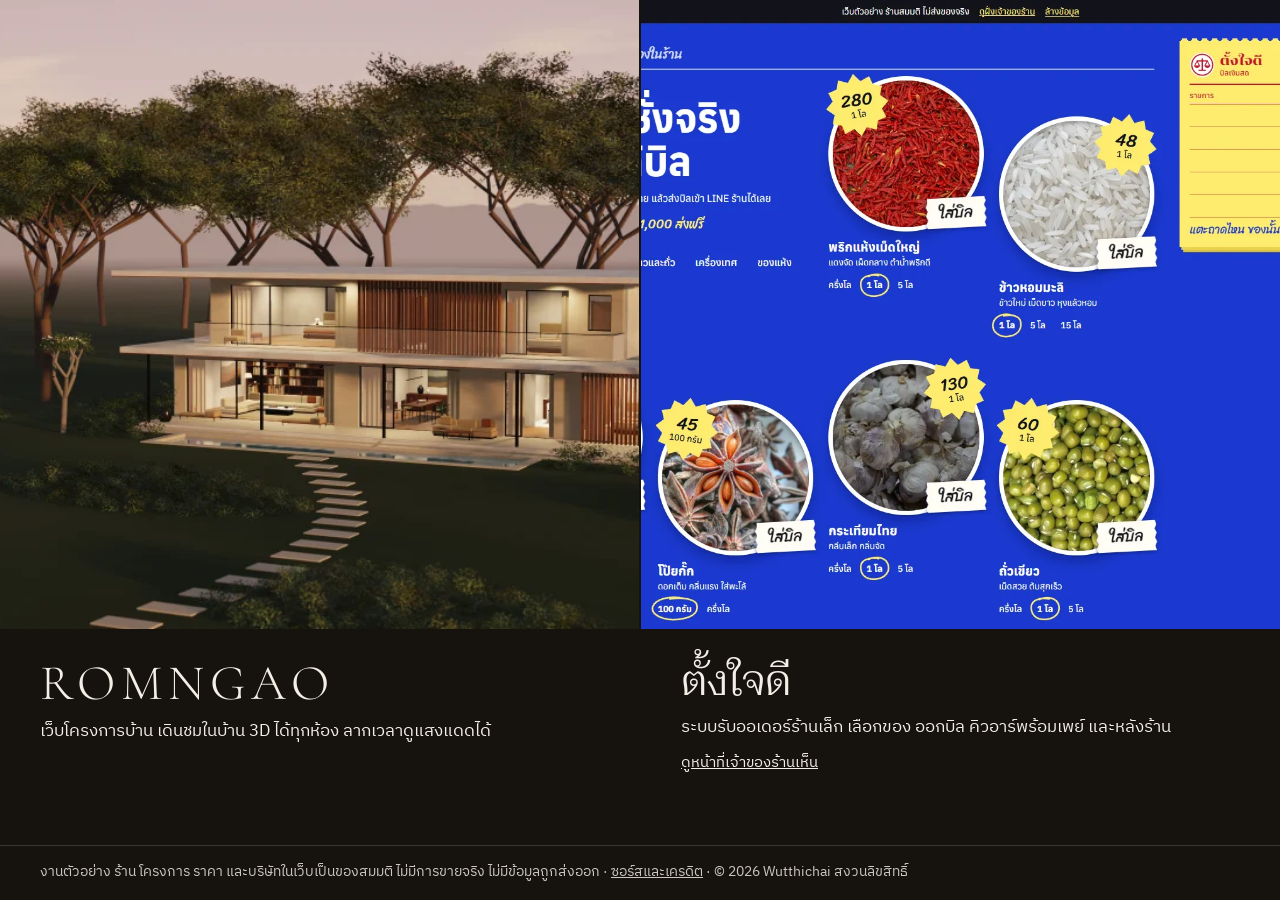
<file: index.html>
<!doctype html>
<html lang="th">
<head>
<meta charset="utf-8">
<meta name="viewport" content="width=device-width, initial-scale=1, viewport-fit=cover">
<title>งานตัวอย่างเว็บไซต์</title>
<meta name="description" content="งานตัวอย่างเว็บไซต์ 2 ชิ้น เว็บโครงการบ้านที่เดินชมในบ้านได้ และระบบรับออเดอร์ร้านเล็ก ร้านและโครงการเป็นของสมมติ">
<meta name="theme-color" content="#16130f">
<link rel="icon" href="data:image/svg+xml,%3Csvg xmlns='http://www.w3.org/2000/svg' viewBox='0 0 32 32'%3E%3Crect width='32' height='32' fill='%2316130f'/%3E%3Cpath d='M4 12h24M8 12v15M24 12v15' stroke='%23f1ece3' stroke-width='2' fill='none'/%3E%3C/svg%3E">
<link rel="preload" href="estate/vendor/fonts/cormorant-garamond-latin-300.woff2" as="font" type="font/woff2" crossorigin>
<style>@font-face{font-family:Cormorant Garamond;font-weight:300;font-display:swap;src:url(estate/vendor/fonts/cormorant-garamond-latin-300.woff2) format("woff2");unicode-range:U+0000-00FF,U+2010-2027}@font-face{font-family:Taviraj;font-weight:300;font-display:swap;src:url(estate/vendor/fonts/taviraj-thai-300.woff2) format("woff2");unicode-range:U+0E01-0E5B,U+200C-200D,U+25CC}@font-face{font-family:Taviraj;font-weight:300;font-display:swap;src:url(estate/vendor/fonts/taviraj-latin-300.woff2) format("woff2");unicode-range:U+0000-00FF,U+2010-2027}@font-face{font-family:Plex Thai;font-weight:400;font-display:swap;src:url(estate/vendor/fonts/ibm-plex-sans-thai-thai-400.woff2) format("woff2");unicode-range:U+0E01-0E5B,U+200C-200D,U+25CC}@font-face{font-family:Plex Thai;font-weight:400;font-display:swap;src:url(estate/vendor/fonts/ibm-plex-sans-thai-latin-400.woff2) format("woff2");unicode-range:U+0000-00FF,U+2010-2027}:root{--pale: #f4efe6;--dark: #16130f}*{box-sizing:border-box}html,body{margin:0}body{min-height:100vh;min-height:100svh;background:var(--dark);color:var(--pale);font:400 15px/1.6 Plex Thai,Noto Sans Thai,system-ui,sans-serif;-webkit-font-smoothing:antialiased}a{color:inherit}main{display:grid;gap:2px;min-height:0}.work{position:relative;display:flex;flex-direction:column;background:var(--dark)}.pic{position:relative;aspect-ratio:16 / 10;overflow:hidden;background:#2a2622}.pic img{position:absolute;inset:0;width:100%;height:100%;object-fit:cover;transition:transform .8s cubic-bezier(.2,.7,.2,1)}.main{position:absolute;inset:0;z-index:2}.main:focus-visible{outline:2px solid var(--pale);outline-offset:-8px}.work:hover img{transform:scale(1.018)}.text{position:relative;padding:18px 20px 22px;pointer-events:none}.text a{position:relative;z-index:3;pointer-events:auto}h2{margin:0;font-weight:300}.latin{font:300 clamp(40px,11.5vw,56px)/1.15 "Cormorant Garamond",serif;letter-spacing:.12em}.thai{font:300 clamp(34px,9.5vw,46px)/1.36 "Taviraj",serif}.sub{margin:4px 0 0;max-width:34em}.also{display:inline-block;min-height:44px;line-height:44px}footer{padding:14px 20px calc(14px + env(safe-area-inset-bottom,0px));border-top:1px solid rgba(244,239,230,.16);font-size:13.5px;color:#f4efe6d1}@media(min-width:900px){html,body{height:100%}body{display:grid;grid-template-rows:minmax(0,1fr) auto}main{grid-template-columns:1fr 1fr}.pic{aspect-ratio:auto;flex:1 1 auto;min-height:320px}.text{flex:0 0 216px;padding:24px 40px 26px}.latin{font-size:clamp(44px,3.9vw,76px);line-height:1.24}.thai{font-size:clamp(38px,3.3vw,64px);line-height:1.36}.sub{font-size:16.5px}footer{padding:16px 40px}}@media(prefers-reduced-motion:reduce){.pic img{transition:none}}
</style>
</head>
<body>
<main>
  <article class="work">
    <div class="pic"><img src="estate/art/sun-1745.webp" srcset="estate/art/sun-1745-960.webp 960w, estate/art/sun-1745.webp 1920w" sizes="(min-width: 900px) 50vw, 100vw" alt="บ้านสองชั้นยามเย็น เปิดไฟในบ้าน มีต้นไม้ใหญ่ล้อมรอบ เรนเดอร์จากโมเดล 3D" width="1920" height="1080" fetchpriority="high"></div>
    <a class="main" href="estate/" aria-label="เปิดดูเว็บโครงการบ้าน ROMNGAO"></a>
    <div class="text">
      <h2 class="latin">ROMNGAO</h2>
      <p class="sub">เว็บโครงการบ้าน เดินชมในบ้าน 3D ได้ทุกห้อง ลากเวลาดูแสงแดดได้</p>
    </div>
  </article>
  <article class="work">
    <div class="pic"><img src="thumbs/order-bill.webp" alt="หน้าร้านของแห้ง มองแผงตลาดจากด้านบน มีถาดสินค้าและบิลกระดาษ" width="1600" height="1000"></div>
    <a class="main" href="order-bill/" aria-label="เปิดดูระบบรับออเดอร์ร้านตั้งใจดี"></a>
    <div class="text">
      <h2 class="thai">ตั้งใจดี</h2>
      <p class="sub">ระบบรับออเดอร์ร้านเล็ก เลือกของ ออกบิล คิวอาร์พร้อมเพย์ และหลังร้าน</p>
      <a class="also" href="order-bill/owner.html">ดูหน้าที่เจ้าของร้านเห็น</a>
    </div>
  </article>
</main>
<footer>งานตัวอย่าง ร้าน โครงการ ราคา และบริษัทในเว็บเป็นของสมมติ ไม่มีการขายจริง ไม่มีข้อมูลถูกส่งออก · <a href="https://github.com/sacmaib80-cmyk/demo-sites">ซอร์สและเครดิต</a> · © 2026 Wutthichai สงวนลิขสิทธิ์</footer>
</body>
</html>
</file>
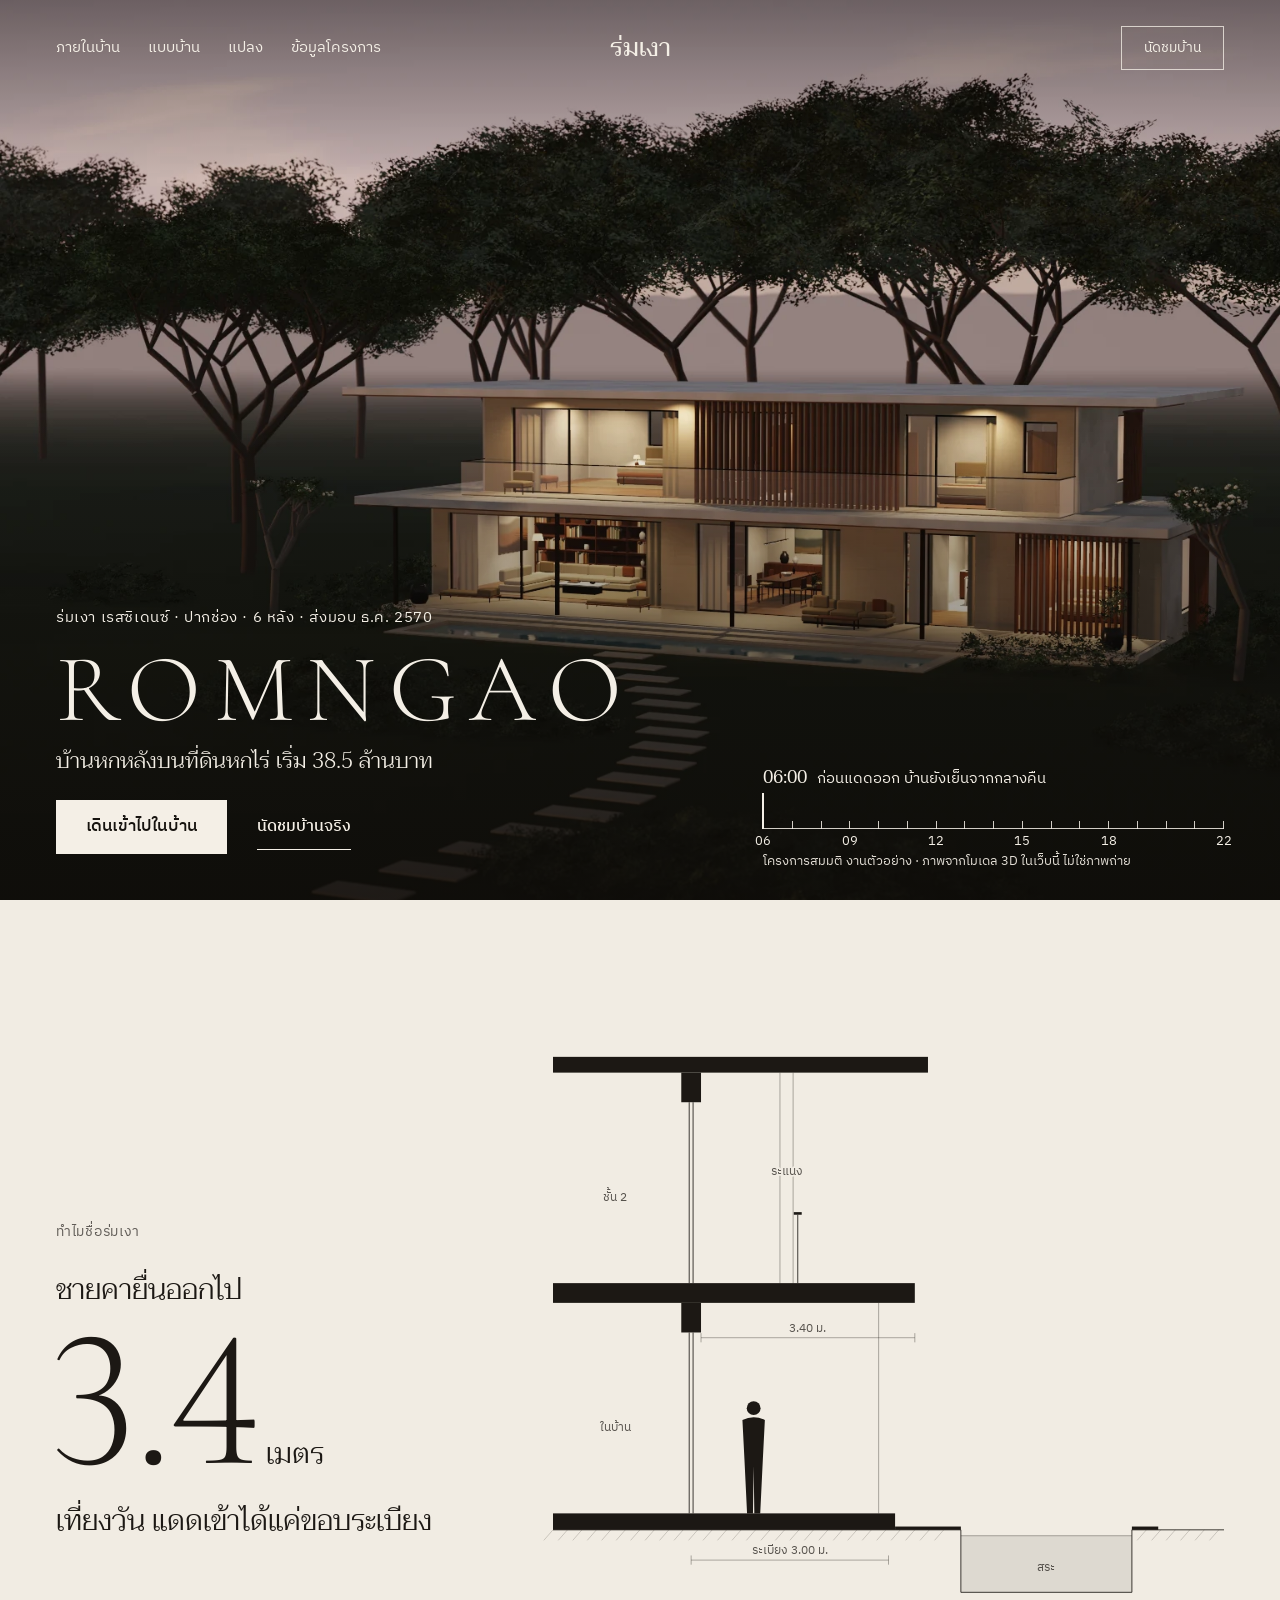
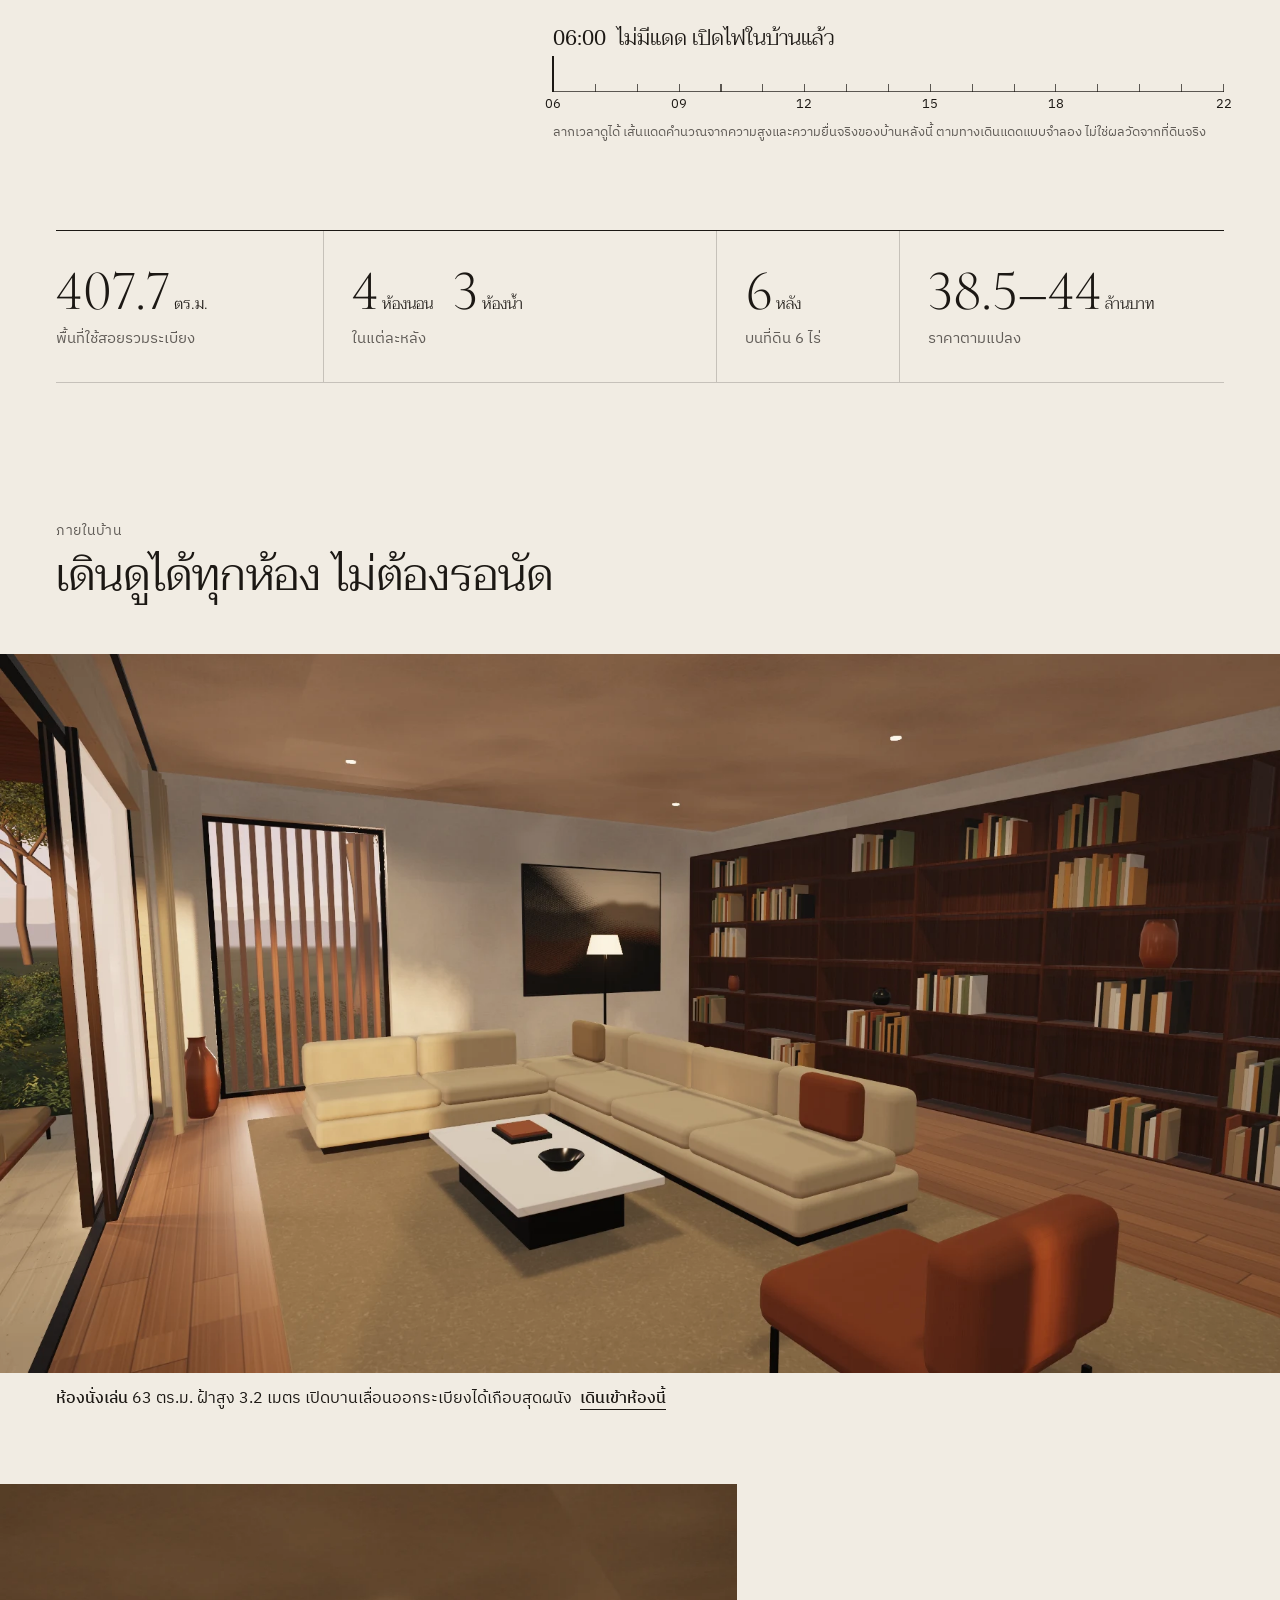
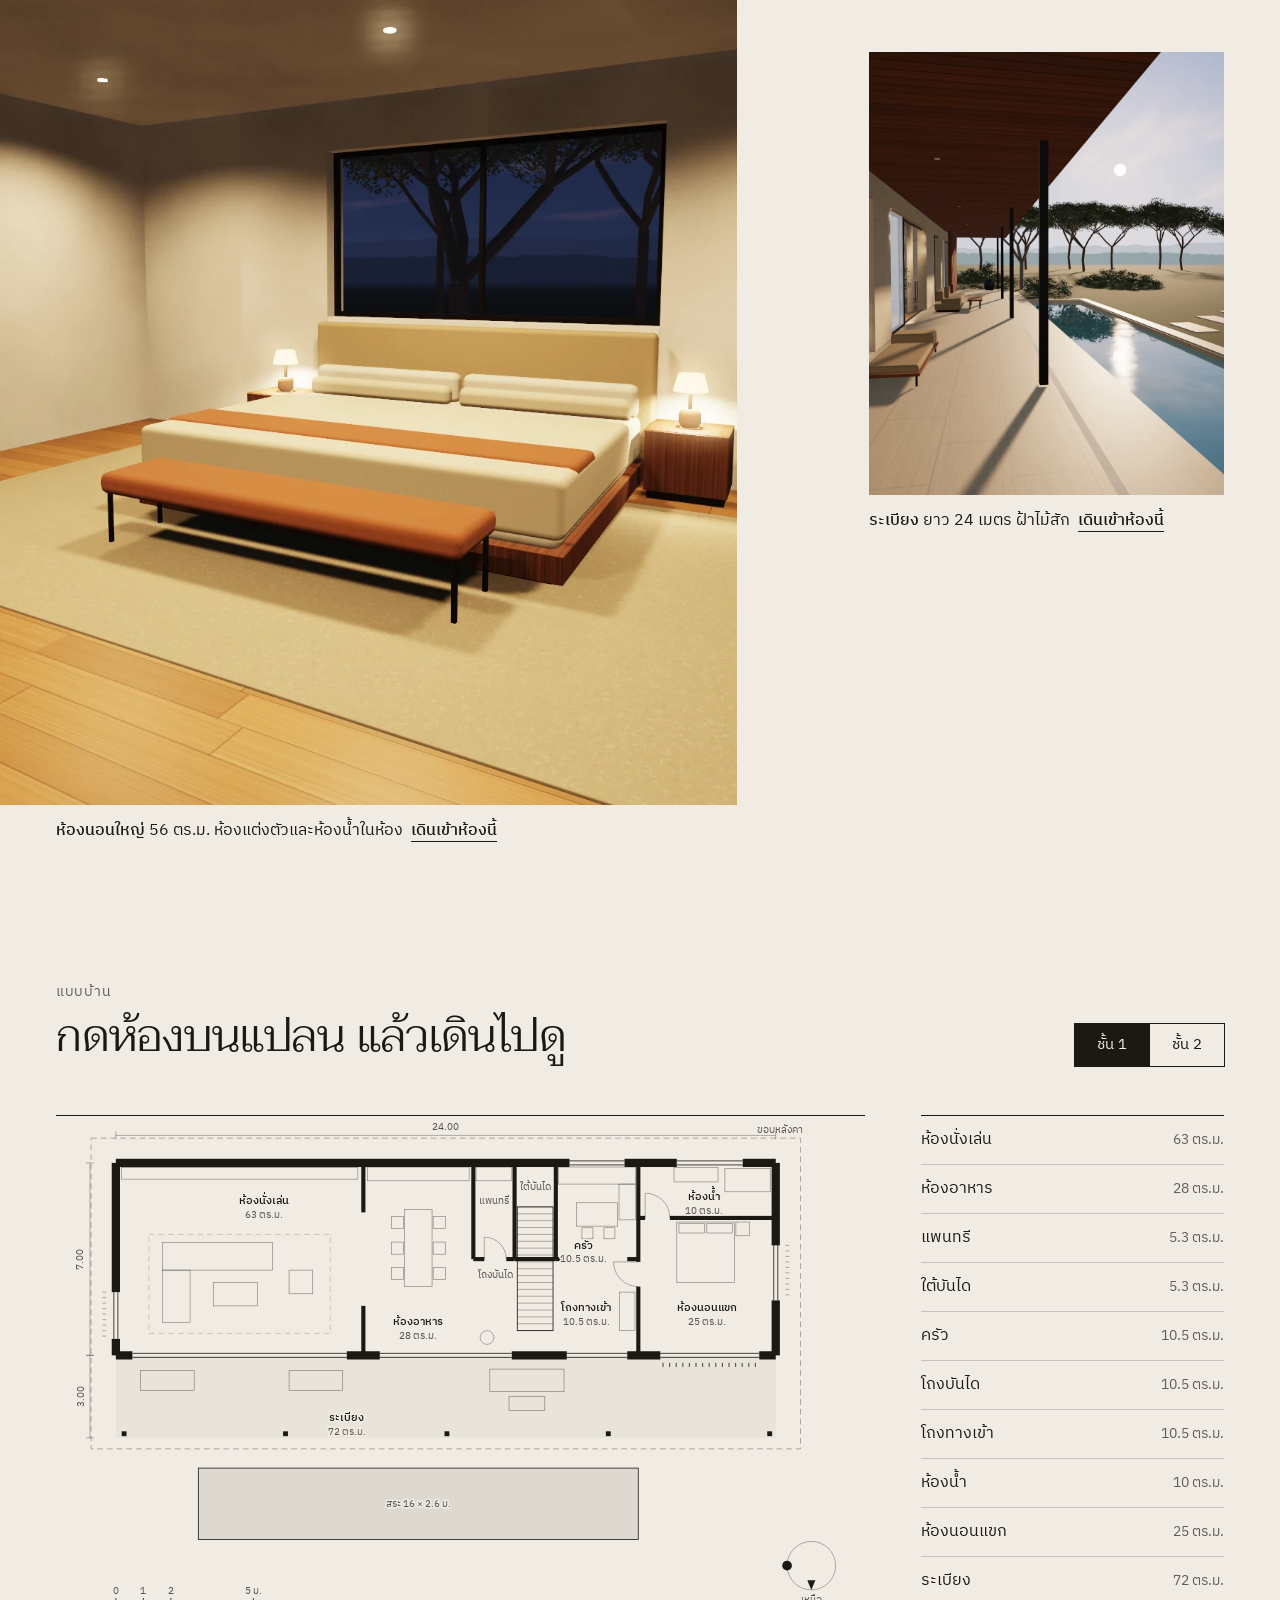
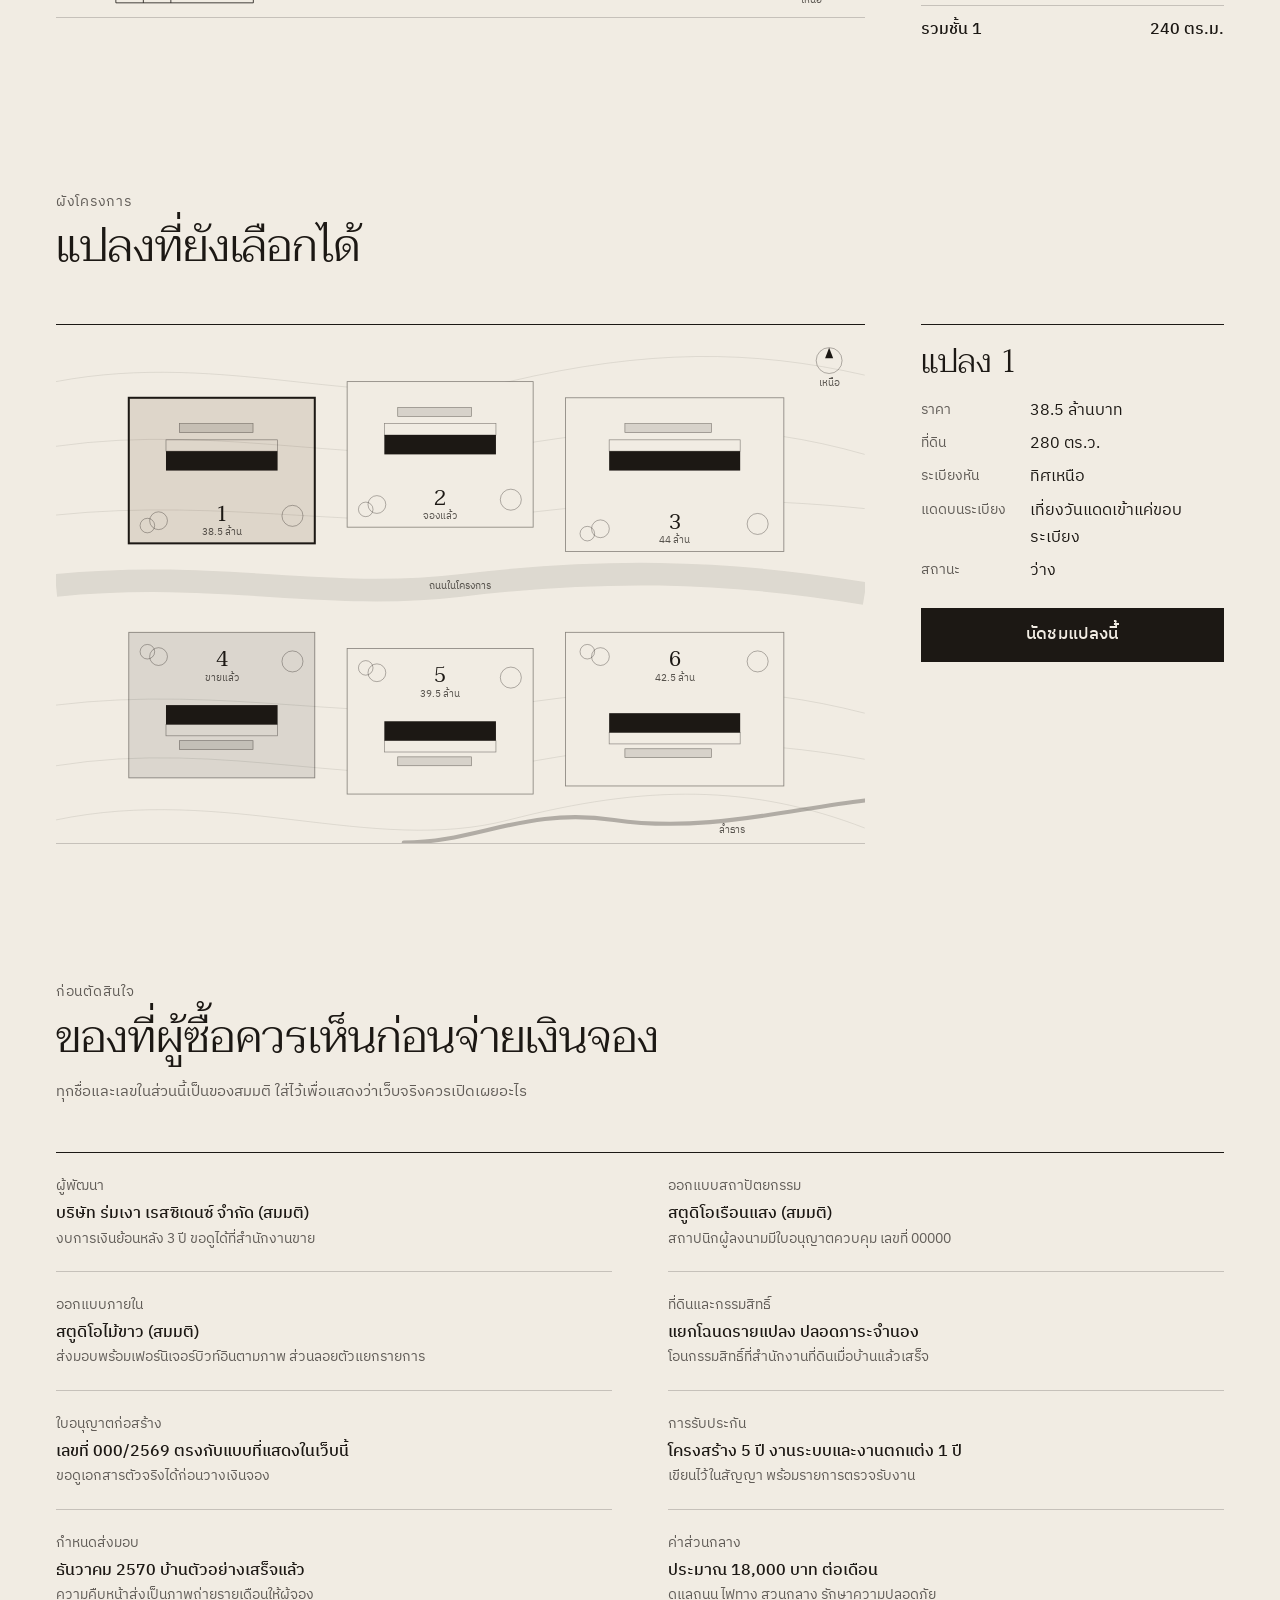
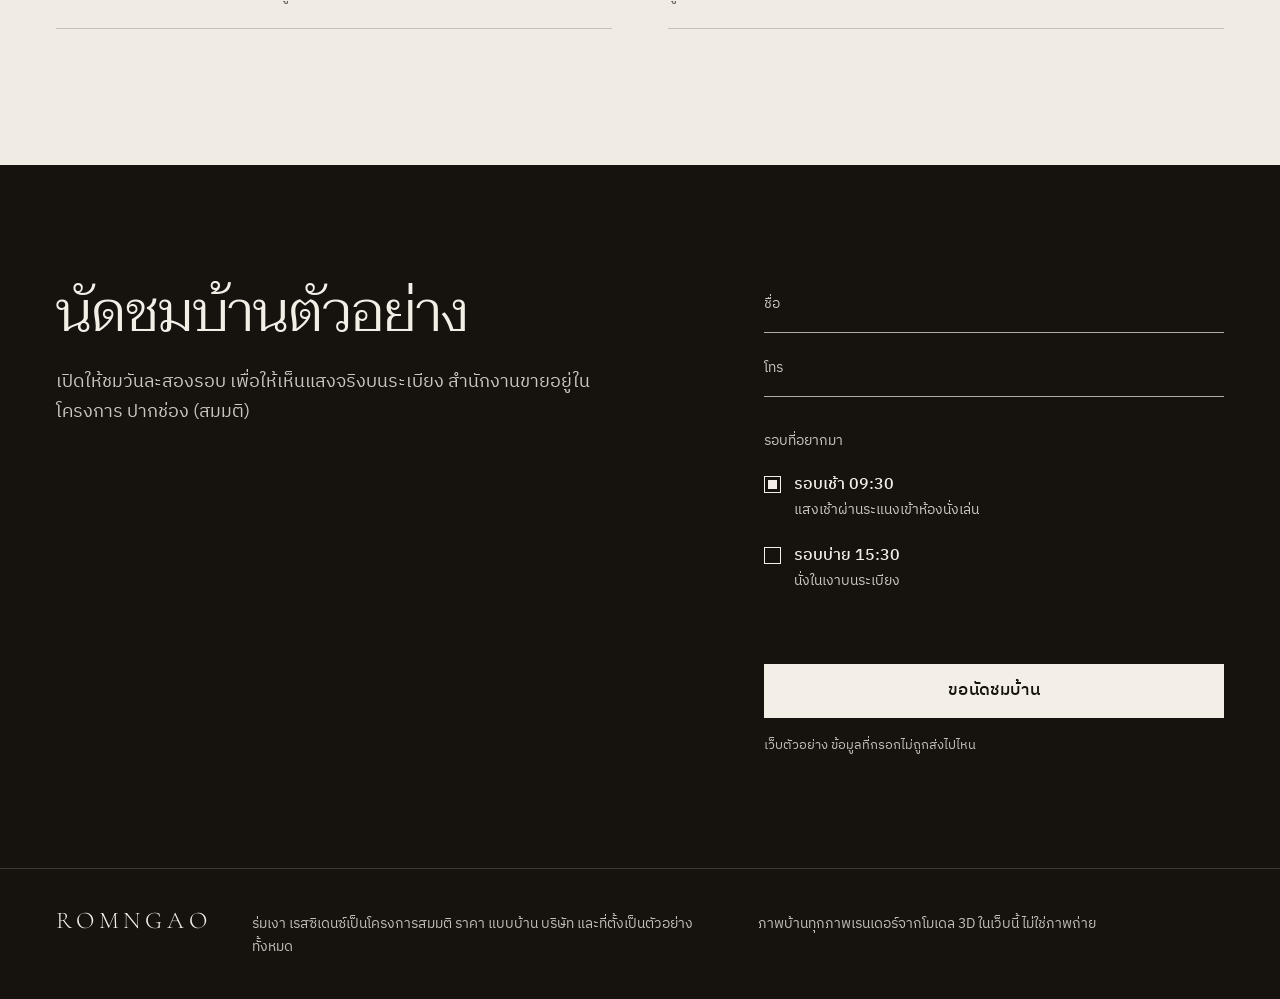
<file: estate/index.html>
<!doctype html>
<html lang="th">
<head>
<meta charset="utf-8">
<meta name="viewport" content="width=device-width, initial-scale=1, viewport-fit=cover">
<title>ร่มเงา เรสซิเดนซ์ · บ้านหกหลัง ปากช่อง (โครงการสมมติ)</title>
<meta name="description" content="เว็บตัวอย่างโครงการบ้านหรู เดินชมบ้าน 3D ได้ทุกห้อง โครงการ ราคา และบริษัทในเว็บนี้เป็นของสมมติ">
<meta name="robots" content="noindex">
<meta name="theme-color" content="#16130f">
<link rel="preload" href="vendor/fonts/cormorant-garamond-latin-300.woff2" as="font" type="font/woff2" crossorigin>
<link rel="stylesheet" href="style.css">
<link rel="icon" href="data:image/svg+xml,%3Csvg xmlns='http://www.w3.org/2000/svg' viewBox='0 0 32 32'%3E%3Crect width='32' height='32' fill='%2316130f'/%3E%3Cpath d='M4 12h24M8 12v15M24 12v15' stroke='%23f1ece3' stroke-width='2' fill='none'/%3E%3C/svg%3E">
</head>
<body>
<header class="top">
  <nav class="navL" aria-label="หัวข้อในหน้า">
    <a href="#inside">ภายในบ้าน</a>
    <a href="#plan">แบบบ้าน</a>
    <a href="#site">แปลง</a>
    <a href="#facts">ข้อมูลโครงการ</a>
  </nav>
  <a class="mark" href="#" aria-label="ร่มเงา เรสซิเดนซ์ กลับขึ้นบนสุด"><span>ร่มเงา</span></a>
  <a class="navCta" href="#visit">นัดชมบ้าน</a>
</header>

<main>
  <section class="hero" aria-labelledby="heroTitle">
    <div class="stage" id="stage" role="img" aria-label="บ้านสองชั้น ชายคายื่นลึก ระเบียงยาวและสระน้ำด้านหน้า ท่ามกลางต้นไม้ใหญ่"></div>
    <div class="scrim" aria-hidden="true"></div>
    <div class="heroText">
      <p class="kicker">ร่มเงา เรสซิเดนซ์ · ปากช่อง · 6 หลัง · ส่งมอบ ธ.ค. 2570</p>
      <h1 id="heroTitle" aria-label="ร่มเงา">ROMNGAO</h1>
      <p class="heroSub">บ้านหกหลังบนที่ดินหกไร่ เริ่ม 38.5 ล้านบาท</p>
      <div class="heroAct">
        <button type="button" class="btnMain" id="enterBtn" hidden>เดินเข้าไปในบ้าน</button>
        <a class="btnLine" href="#visit">นัดชมบ้านจริง</a>
      </div>
    </div>
    <div class="sun">
      <p class="sunRead" aria-live="polite"><b id="clock">16:30</b> <span id="sunLine"></span></p>
      <label class="rule">
        <span class="sr">เวลาของวัน</span>
        <input id="time" type="range" min="360" max="1320" step="5" value="990">
        <span class="hours" aria-hidden="true"><i style="--h:0">06</i><i style="--h:3">09</i><i style="--h:6">12</i><i style="--h:9">15</i><i style="--h:12">18</i><i style="--h:16">22</i></span>
      </label>
      <p class="fiction">โครงการสมมติ งานตัวอย่าง · ภาพจากโมเดล 3D ในเว็บนี้ ไม่ใช่ภาพถ่าย</p>
    </div>
  </section>

  <section class="intro" aria-labelledby="introTitle">
    <div class="introText">
      <p class="label">ทำไมชื่อร่มเงา</p>
      <h2 id="introTitle">
        <span class="introA">ชายคายื่นออกไป</span>
        <span class="introN">3.4<small>เมตร</small></span>
        <span class="introB">เที่ยงวัน แดดเข้าได้แค่ขอบระเบียง</span>
      </h2>
    </div>
    <figure class="introFig">
      <svg id="secSvg" role="img" aria-label="ภาพตัดบ้านสองชั้น แสดงเส้นแดดลอดใต้ชายคาตามเวลาที่เลือก"></svg>
      <figcaption>
        <p class="secRead" id="secRead" aria-live="polite"></p>
        <label class="rule secRule">
          <span class="sr">เวลาในภาพตัดบ้าน</span>
          <input id="secTime" type="range" min="360" max="1320" step="5" value="990">
          <span class="hours" aria-hidden="true"><i style="--h:0">06</i><i style="--h:3">09</i><i style="--h:6">12</i><i style="--h:9">15</i><i style="--h:12">18</i><i style="--h:16">22</i></span>
        </label>
        <p class="secFoot">ลากเวลาดูได้ เส้นแดดคำนวณจากความสูงและความยื่นจริงของบ้านหลังนี้ ตามทางเดินแดดแบบจำลอง ไม่ใช่ผลวัดจากที่ดินจริง</p>
      </figcaption>
    </figure>
    <dl class="specs" aria-label="ข้อมูลหลักของบ้าน">
      <div><dt>พื้นที่ใช้สอยรวมระเบียง</dt><dd id="totalArea">407.7<small>ตร.ม.</small></dd></div>
      <div><dt>ในแต่ละหลัง</dt><dd class="roomsN">4<small>ห้องนอน</small> <br class="narrowBr">3<small>ห้องน้ำ</small></dd></div>
      <div><dt>บนที่ดิน 6 ไร่</dt><dd>6<small>หลัง</small></dd></div>
      <div><dt>ราคาตามแปลง</dt><dd>38.5–44<small>ล้านบาท</small></dd></div>
    </dl>
  </section>

  <section class="inside" id="inside" aria-labelledby="insideTitle">
    <header class="secHead">
      <p class="label">ภายในบ้าน</p>
      <h2 id="insideTitle">เดินดูได้ทุกห้อง ไม่ต้องรอนัด</h2>
    </header>
    <figure class="shot shotA">
      <button type="button" class="shotBtn" data-stop="1">
        <img src="art/3d-living-1000.webp" srcset="art/3d-living-1000.webp 1000w, art/3d-living.webp 1800w" sizes="100vw" width="1800" height="1012" alt="ห้องนั่งเล่นตอนเย็น โซฟาตัวแอลสีครีม ชั้นหนังสือไม้วอลนัตเต็มผนัง" loading="lazy" decoding="async">
      </button>
      <figcaption><b>ห้องนั่งเล่น</b> 63 ตร.ม. ฝ้าสูง 3.2 เมตร เปิดบานเลื่อนออกระเบียงได้เกือบสุดผนัง <span class="go">เดินเข้าห้องนี้</span></figcaption>
    </figure>
    <div class="shotPair">
      <figure class="shot shotB">
        <button type="button" class="shotBtn" data-stop="5">
          <img src="art/3d-master-1000.webp" srcset="art/3d-master-1000.webp 1000w" sizes="(min-width: 900px) 58vw, 100vw" width="1000" height="1250" alt="ห้องนอนใหญ่ เตียงผ้าลินินหันออกหาบานกระจกทั้งผนัง" loading="lazy" decoding="async">
        </button>
        <figcaption><b>ห้องนอนใหญ่</b> 56 ตร.ม. ห้องแต่งตัวและห้องน้ำในห้อง <span class="go">เดินเข้าห้องนี้</span></figcaption>
      </figure>
      <figure class="shot shotC">
        <button type="button" class="shotBtn" data-stop="0">
          <img src="art/3d-terrace-1000.webp" srcset="art/3d-terrace-1000.webp 1000w" sizes="(min-width: 900px) 34vw, 100vw" width="1000" height="1250" alt="ระเบียงใต้ชายคาไม้สัก มองออกไปเห็นสระน้ำและต้นไม้" loading="lazy" decoding="async">
        </button>
        <figcaption><b>ระเบียง</b> ยาว 24 เมตร ฝ้าไม้สัก <span class="go">เดินเข้าห้องนี้</span></figcaption>
      </figure>
    </div>
  </section>

  <section class="plan" id="plan" aria-labelledby="planTitle">
    <header class="secHead">
      <p class="label">แบบบ้าน</p>
      <h2 id="planTitle">กดห้องบนแปลน แล้วเดินไปดู</h2>
      <div class="floors" role="group" aria-label="เลือกชั้น">
        <button type="button" data-floor="1" aria-pressed="true">ชั้น 1</button>
        <button type="button" data-floor="2" aria-pressed="false">ชั้น 2</button>
      </div>
    </header>
    <div class="planBody">
      <div class="sheet" tabindex="0" role="region" aria-label="แปลนบ้าน"><svg id="planSvg" viewBox="0 0 1000 620" role="group" aria-label="แปลนบ้าน เลือกห้องได้"></svg></div>
      <p class="dragHint">ลากแปลนไปซ้ายขวาเพื่อดูครบทุกห้อง</p>
      <ul class="rooms" id="rooms"></ul>
    </div>
  </section>

  <section class="site" id="site" aria-labelledby="siteTitle">
    <header class="secHead">
      <p class="label">ผังโครงการ</p>
      <h2 id="siteTitle">แปลงที่ยังเลือกได้</h2>
    </header>
    <div class="siteBody">
      <div class="sheet" tabindex="0" role="region" aria-label="ผังโครงการ"><svg id="siteSvg" viewBox="0 0 1000 640" role="group" aria-label="ผังโครงการ เลือกแปลงได้"></svg></div>
      <p class="dragHint">ลากผังไปซ้ายขวาเพื่อดูครบทุกแปลง</p>
      <div class="plotCard" id="plotCard" aria-live="polite"></div>
    </div>
  </section>

  <section class="facts" id="facts" aria-labelledby="factsTitle">
    <header class="secHead">
      <p class="label">ก่อนตัดสินใจ</p>
      <h2 id="factsTitle">ของที่ผู้ซื้อควรเห็นก่อนจ่ายเงินจอง</h2>
      <p class="secNote">ทุกชื่อและเลขในส่วนนี้เป็นของสมมติ ใส่ไว้เพื่อแสดงว่าเว็บจริงควรเปิดเผยอะไร</p>
    </header>
    <dl class="factList">
      <div><dt>ผู้พัฒนา</dt><dd>บริษัท ร่มเงา เรสซิเดนซ์ จำกัด (สมมติ)<small>งบการเงินย้อนหลัง 3 ปี ขอดูได้ที่สำนักงานขาย</small></dd></div>
      <div><dt>ออกแบบสถาปัตยกรรม</dt><dd>สตูดิโอเรือนแสง (สมมติ)<small>สถาปนิกผู้ลงนามมีใบอนุญาตควบคุม เลขที่ 00000</small></dd></div>
      <div><dt>ออกแบบภายใน</dt><dd>สตูดิโอไม้ขาว (สมมติ)<small>ส่งมอบพร้อมเฟอร์นิเจอร์บิวท์อินตามภาพ ส่วนลอยตัวแยกรายการ</small></dd></div>
      <div><dt>ที่ดินและกรรมสิทธิ์</dt><dd>แยกโฉนดรายแปลง ปลอดภาระจำนอง<small>โอนกรรมสิทธิ์ที่สำนักงานที่ดินเมื่อบ้านแล้วเสร็จ</small></dd></div>
      <div><dt>ใบอนุญาตก่อสร้าง</dt><dd>เลขที่ 000/2569 ตรงกับแบบที่แสดงในเว็บนี้<small>ขอดูเอกสารตัวจริงได้ก่อนวางเงินจอง</small></dd></div>
      <div><dt>การรับประกัน</dt><dd>โครงสร้าง 5 ปี งานระบบและงานตกแต่ง 1 ปี<small>เขียนไว้ในสัญญา พร้อมรายการตรวจรับงาน</small></dd></div>
      <div><dt>กำหนดส่งมอบ</dt><dd>ธันวาคม 2570 บ้านตัวอย่างเสร็จแล้ว<small>ความคืบหน้าส่งเป็นภาพถ่ายรายเดือนให้ผู้จอง</small></dd></div>
      <div><dt>ค่าส่วนกลาง</dt><dd>ประมาณ 18,000 บาท ต่อเดือน<small>ดูแลถนน ไฟทาง สวนกลาง รักษาความปลอดภัย</small></dd></div>
    </dl>
  </section>

  <section class="visit" id="visit" aria-labelledby="visitTitle">
    <div class="visitHead">
      <h2 id="visitTitle">นัดชมบ้านตัวอย่าง</h2>
      <p class="visitSub">เปิดให้ชมวันละสองรอบ เพื่อให้เห็นแสงจริงบนระเบียง สำนักงานขายอยู่ในโครงการ ปากช่อง (สมมติ)</p>
    </div>
    <form id="visitForm" novalidate>
      <label class="line"><span>ชื่อ</span><input name="name" autocomplete="name" maxlength="80"></label>
      <label class="line"><span>โทร</span><input name="phone" type="tel" inputmode="tel" autocomplete="tel" maxlength="14"></label>
      <fieldset class="slots">
        <legend>รอบที่อยากมา</legend>
        <label><input type="radio" name="slot" value="รอบเช้า 09:30" checked><span>รอบเช้า 09:30<small>แสงเช้าผ่านระแนงเข้าห้องนั่งเล่น</small></span></label>
        <label><input type="radio" name="slot" value="รอบบ่าย 15:30"><span>รอบบ่าย 15:30<small>นั่งในเงาบนระเบียง</small></span></label>
      </fieldset>
      <p class="picked" id="pickedPlot"></p>
      <input class="hp" type="text" name="website" tabindex="-1" autocomplete="off" aria-hidden="true">
      <p class="formErr" id="formErr" role="alert" hidden></p>
      <button type="submit" class="btnMain" id="visitBtn">ขอนัดชมบ้าน</button>
      <p class="formNote">เว็บตัวอย่าง ข้อมูลที่กรอกไม่ถูกส่งไปไหน</p>
    </form>
    <div class="done" id="visitDone" role="status" hidden></div>
  </section>
</main>

<footer class="foot">
  <p class="footMark">ROMNGAO</p>
  <p>ร่มเงา เรสซิเดนซ์เป็นโครงการสมมติ ราคา แบบบ้าน บริษัท และที่ตั้งเป็นตัวอย่างทั้งหมด</p>
  <p>ภาพบ้านทุกภาพเรนเดอร์จากโมเดล 3D ในเว็บนี้ ไม่ใช่ภาพถ่าย</p>
</footer>


<div class="walkFade" id="walkFade" aria-hidden="true"></div>
<div class="walkUI" id="walkUI" role="dialog" aria-label="เดินชมในบ้าน" tabindex="-1" hidden>
  <div class="wTop">
    <div class="wWhere"><span id="wFloor">ชั้น 1</span><strong id="wRoom" aria-live="polite">ระเบียง</strong></div>
    <button type="button" class="wExit" id="wExit">ออกจากบ้าน</button>
  </div>
  <p class="wHint" id="wHint"></p>
  <p class="wNote" id="wNote" role="status"></p>
  <div class="wBottom">
    <nav class="wStops" id="wStops" aria-label="ไปยังห้อง"></nav>
    <div class="wSide">
      <button type="button" class="wFloorBtn" id="wFloorBtn">ขึ้นชั้นบน</button>
      <label class="wTime"><span class="wClock" id="wClock">16:30</span><span class="sr">เวลาของวัน</span><input id="wTime" type="range" min="360" max="1320" step="5" value="990"></label>
      <svg id="wMap" class="wMap" viewBox="-20 -20 880 420" role="img" aria-label="แผนผังชั้นนี้ จุดคือที่ที่ยืนอยู่"></svg>
    </div>
  </div>
  <div class="wReticle" id="wReticle" aria-hidden="true"></div>
</div>

<script src="house-data.js"></script>
<script src="estate.js"></script>
</body>
</html>
</file>
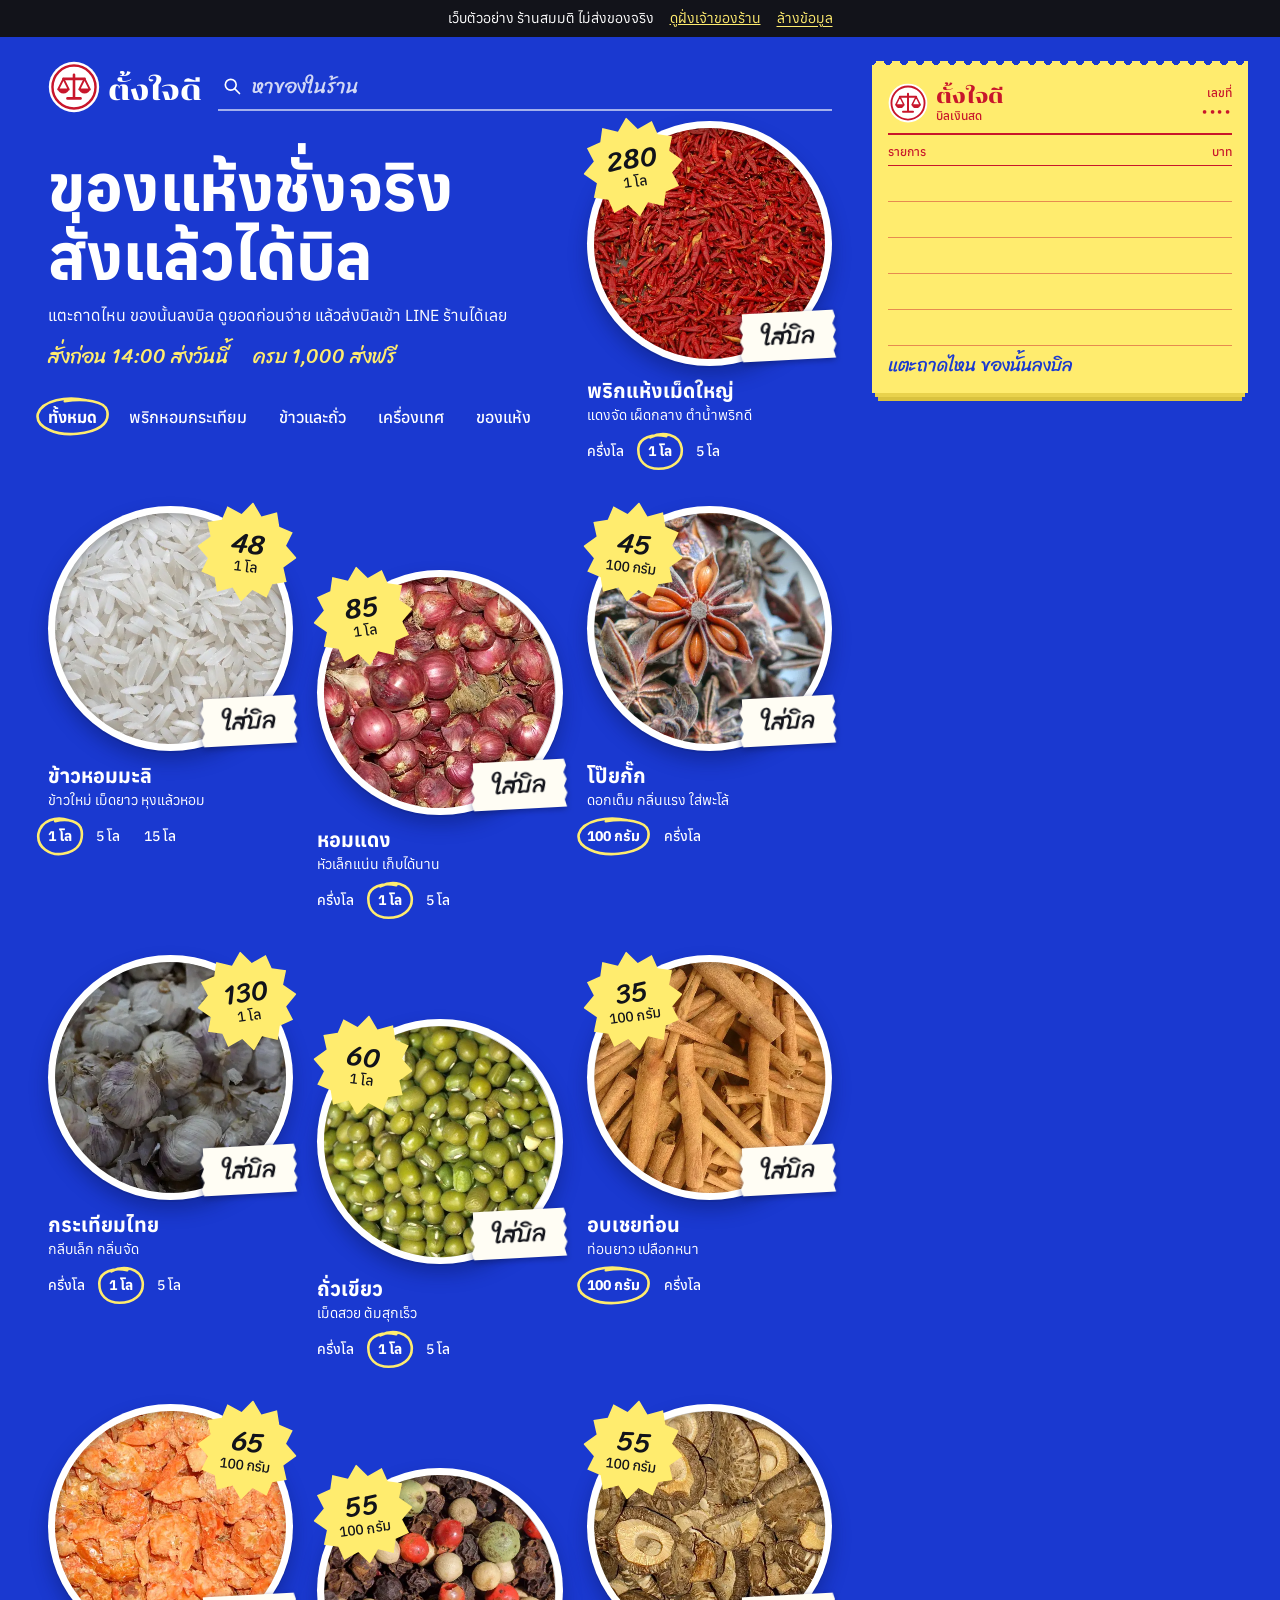
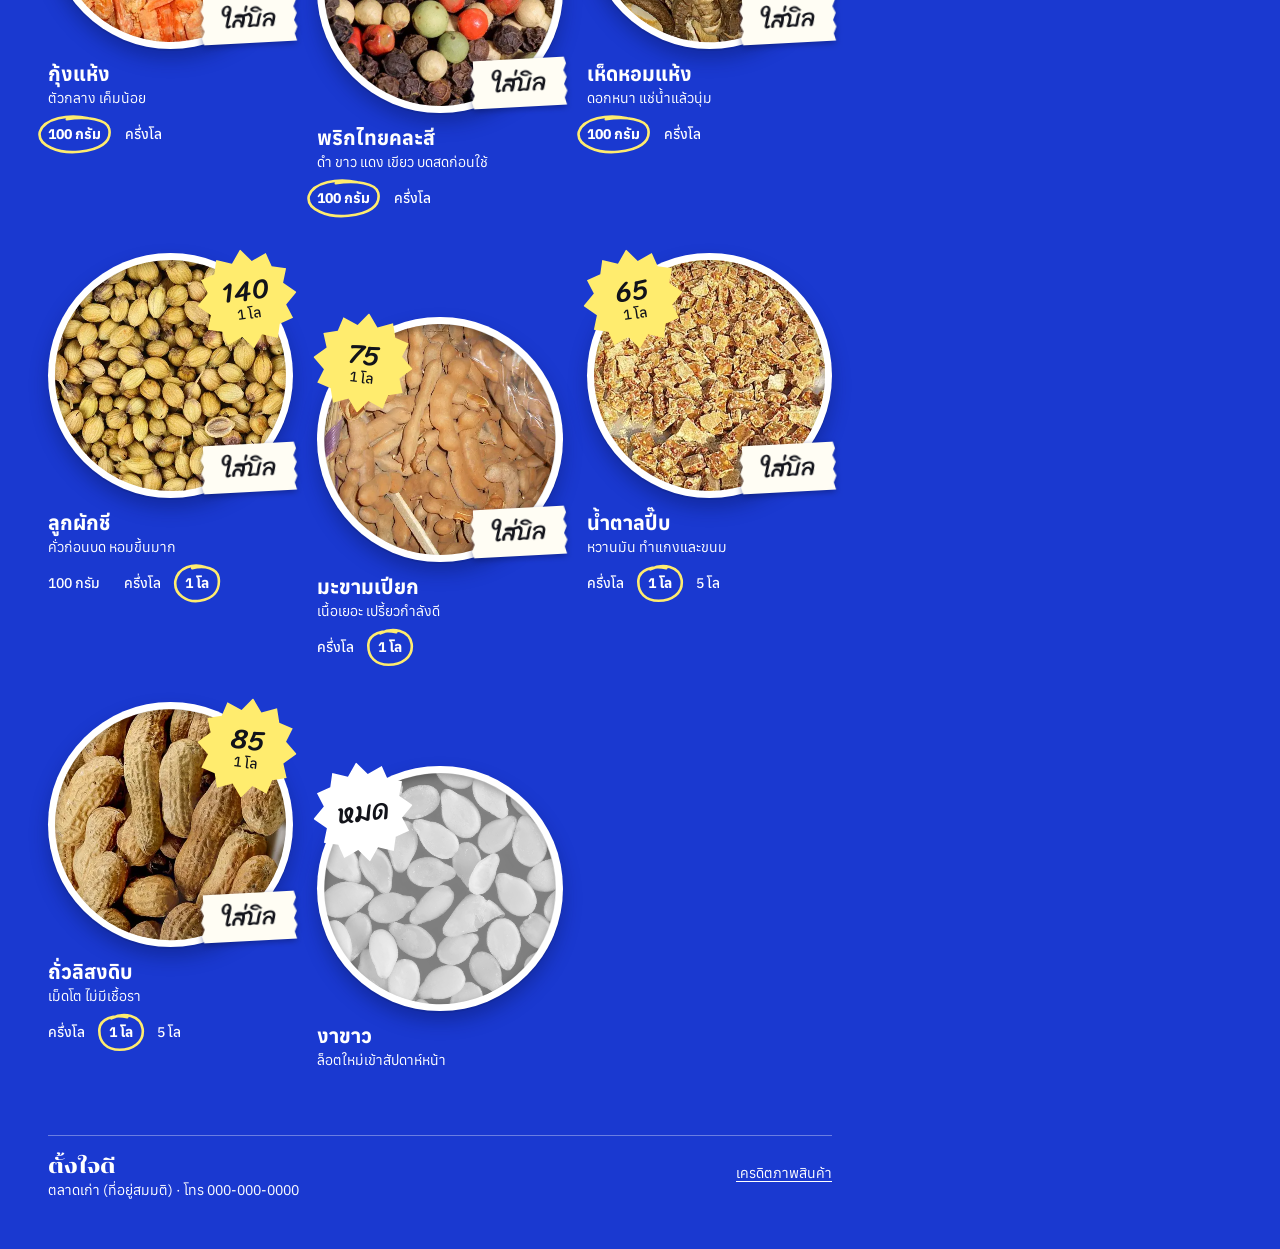
<file: order-bill/index.html>
<!doctype html>
<html lang="th">
<head>
<meta charset="utf-8">
<meta name="viewport" content="width=device-width, initial-scale=1, viewport-fit=cover">
<title>ตั้งใจดี · ของแห้ง เครื่องเทศ สั่งออนไลน์ (เว็บตัวอย่าง)</title>
<meta name="description" content="ตัวอย่างระบบรับออเดอร์ของร้านเล็ก เลือกของ ดูบิล จ่ายด้วยพร้อมเพย์ ร้านสมมติ ไม่มีการส่งของจริง">
<meta name="robots" content="noindex">
<meta name="theme-color" content="#1a39d0">
<link rel="preconnect" href="https://fonts.googleapis.com">
<link rel="preconnect" href="https://fonts.gstatic.com" crossorigin>
<link rel="stylesheet" href="https://fonts.googleapis.com/css2?family=Anuphan:wght@400;500;700&family=Chonburi&family=Sriracha&display=swap">
<link rel="stylesheet" href="style.css">
<link rel="icon" href="logo.svg" type="image/svg+xml">
</head>
<body>
<p class="demoStrip" id="demoStrip" hidden>
  <span>เว็บตัวอย่าง ร้านสมมติ ไม่ส่งของจริง</span>
  <a href="owner.html">ดูฝั่งเจ้าของร้าน</a>
  <button type="button" class="linkBtn" id="demoReset">ล้างข้อมูล</button>
</p>

<div class="page">
  <main class="stall">
    <header class="top">
      <a class="brand" href="./" aria-label="ร้านตั้งใจดี หน้าแรก">
        <img src="logo.svg" alt="" width="52" height="52">
        <span class="brandName">ตั้งใจดี</span>
      </a>
      <label class="search">
        <svg viewBox="0 0 24 24" width="20" height="20" aria-hidden="true"><circle cx="10.5" cy="10.5" r="6.5" fill="none" stroke="currentColor" stroke-width="2"/><path d="M15.5 15.5 21 21" stroke="currentColor" stroke-width="2" stroke-linecap="round"/></svg>
        <span class="sr">ค้นหาของในร้าน</span>
        <input id="q" type="search" placeholder="หาของในร้าน" autocomplete="off" enterkeyhint="search">
      </label>
    </header>

    <section class="board" aria-label="สินค้าในร้าน">
      <div class="grid" id="grid">
        <div class="hero" id="hero">
          <h1>ของแห้งชั่งจริง<br>สั่งแล้วได้บิล</h1>
          <p class="heroSub">แตะถาดไหน ของนั้นลงบิล ดูยอดก่อนจ่าย แล้วส่งบิลเข้า LINE ร้านได้เลย</p>
          <ul class="facts" id="facts"></ul>
          <nav class="cats" id="cats" aria-label="หมวดสินค้า"></nav>
          <p class="stale" id="stale" hidden></p>
        </div>
      </div>
      <div class="none" id="none" hidden></div>
    </section>

    <footer class="foot">
      <div>
        <strong id="footName">ตั้งใจดี</strong>
        <p id="footAddr"></p>
      </div>
      <div class="footLinks">
        <button type="button" class="linkBtn" id="creditBtn">เครดิตภาพสินค้า</button>
      </div>
    </footer>
  </main>

  <aside class="billSide" id="billSide" aria-label="บิลของคุณ">
    <button type="button" class="billClose iconBtn" id="billClose" aria-label="ปิดบิล">
      <svg viewBox="0 0 24 24" width="24" height="24" aria-hidden="true"><path d="M5 9l7 7 7-7" fill="none" stroke="currentColor" stroke-width="2.4" stroke-linecap="round" stroke-linejoin="round"/></svg>
    </button>
    <div class="billScroll" id="billScroll">
      <div class="pad">
        <div class="sheet" id="sheet"></div>
      </div>
      <div class="after" id="after" hidden></div>
    </div>
  </aside>
</div>

<button type="button" class="billBar" id="billBar" hidden>
  <span class="barLabel" id="barLabel"></span>
  <span class="barTotal" id="barTotal"></span>
  <svg viewBox="0 0 24 24" width="22" height="22" aria-hidden="true"><path d="M5 15l7-7 7 7" fill="none" stroke="currentColor" stroke-width="2.4" stroke-linecap="round" stroke-linejoin="round"/></svg>
</button>

<dialog class="credits" id="credits">
  <form method="dialog"><button class="iconBtn dark" aria-label="ปิด"><svg viewBox="0 0 24 24" width="22" height="22" aria-hidden="true"><path d="M6 6l12 12M18 6 6 18" fill="none" stroke="currentColor" stroke-width="2.2" stroke-linecap="round"/></svg></button></form>
  <h2>เครดิตภาพสินค้า</h2>
  <p>ภาพจาก Wikimedia Commons ครอปและย่อขนาด ไม่ใช่สินค้าของร้านจริง</p>
  <ul id="creditList"></ul>
</dialog>

<script src="config.js"></script>
<script src="api.js"></script>
<script src="promptpay.js"></script>
<script src="bill-image.js"></script>
<script src="store.js"></script>
</body>
</html>
</file>
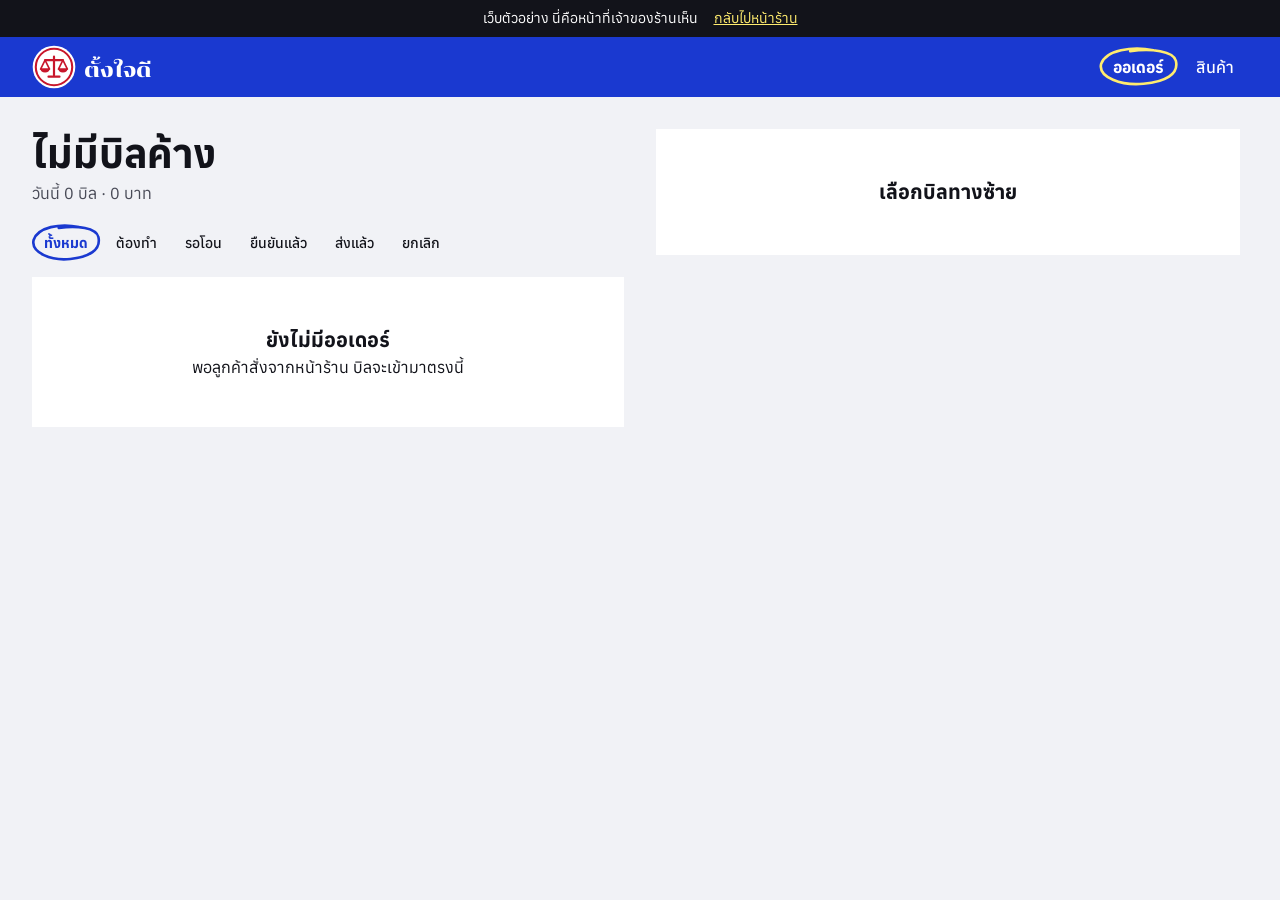
<file: order-bill/owner.html>
<!doctype html>
<html lang="th">
<head>
<meta charset="utf-8">
<meta name="viewport" content="width=device-width, initial-scale=1, viewport-fit=cover">
<title>หลังร้าน · ตั้งใจดี (เว็บตัวอย่าง)</title>
<meta name="robots" content="noindex">
<meta name="theme-color" content="#1a39d0">
<link rel="preconnect" href="https://fonts.googleapis.com">
<link rel="preconnect" href="https://fonts.gstatic.com" crossorigin>
<link rel="stylesheet" href="https://fonts.googleapis.com/css2?family=Anuphan:wght@400;500;700&family=Chonburi&family=Sriracha&display=swap">
<link rel="stylesheet" href="style.css">
<link rel="stylesheet" href="owner.css">
<link rel="icon" href="logo.svg" type="image/svg+xml">
</head>
<body class="ownerPage">
<p class="demoStrip" id="demoStrip" hidden>
  <span>เว็บตัวอย่าง นี่คือหน้าที่เจ้าของร้านเห็น</span>
  <a href="./">กลับไปหน้าร้าน</a>
</p>

<section class="gate" id="gate" hidden>
  <img src="logo.svg" alt="" width="72" height="72">
  <h1>หลังร้าน</h1>
  <form id="gateForm">
    <label for="gateKey">รหัสเจ้าของร้าน</label>
    <input id="gateKey" type="password" autocomplete="off" required>
    <button type="submit" class="ownerBtn main">เข้าหลังร้าน</button>
    <p class="formErr" id="gateErr" role="alert" hidden></p>
  </form>
</section>

<div class="app" id="app" hidden>
  <header class="bar">
    <a class="brand" href="./" aria-label="ไปหน้าร้าน"><img src="logo.svg" alt="" width="44" height="44"><span class="brandName" id="shopName"></span></a>
    <nav class="tabs" aria-label="หลังร้าน">
      <button type="button" class="tab" data-tab="orders" aria-pressed="true">ออเดอร์</button>
      <button type="button" class="tab" data-tab="products" aria-pressed="false">สินค้า</button>
    </nav>
    <button type="button" class="linkBtn logout" id="logout" hidden>ออกจากเครื่องนี้</button>
  </header>

  <main class="desk" id="tabOrders">
    <section class="listCol">
      <div class="sums" id="sums"></div>
      <div class="filters" id="filters" role="group" aria-label="กรองออเดอร์"></div>
      <div class="rows" id="orderRows"></div>
    </section>
    <section class="detailCol" id="orderDetail" aria-live="polite"></section>
  </main>

  <main class="desk" id="tabProducts" hidden>
    <section class="listCol">
      <div class="listHead">
        <h2>สินค้า <span id="productCount"></span></h2>
        <button type="button" class="ownerBtn main" id="newProduct">เพิ่มสินค้า</button>
      </div>
      <div class="rows" id="productRows"></div>
    </section>
    <section class="detailCol" id="productDetail"></section>
  </main>
</div>

<div class="toast" id="toast" role="status" hidden></div>

<script src="config.js"></script>
<script src="api.js"></script>
<script src="owner.js"></script>
</body>
</html>
</file>
<file: estate/style.css>
@font-face{font-family:Cormorant Garamond;font-weight:300;font-display:swap;src:url(vendor/fonts/cormorant-garamond-latin-300.woff2) format("woff2");unicode-range:U+0000-00FF,U+2010-2027}@font-face{font-family:Taviraj;font-weight:300;font-display:swap;src:url(vendor/fonts/taviraj-thai-300.woff2) format("woff2");unicode-range:U+0E01-0E5B,U+200C-200D,U+25CC}@font-face{font-family:Taviraj;font-weight:300;font-display:swap;src:url(vendor/fonts/taviraj-latin-300.woff2) format("woff2");unicode-range:U+0000-00FF,U+2010-2027}@font-face{font-family:Taviraj;font-weight:400;font-display:swap;src:url(vendor/fonts/taviraj-thai-400.woff2) format("woff2");unicode-range:U+0E01-0E5B,U+200C-200D,U+25CC}@font-face{font-family:Taviraj;font-weight:400;font-display:swap;src:url(vendor/fonts/taviraj-latin-400.woff2) format("woff2");unicode-range:U+0000-00FF,U+2010-2027}@font-face{font-family:Plex Thai;font-weight:400;font-display:swap;src:url(vendor/fonts/ibm-plex-sans-thai-thai-400.woff2) format("woff2");unicode-range:U+0E01-0E5B,U+200C-200D,U+25CC}@font-face{font-family:Plex Thai;font-weight:400;font-display:swap;src:url(vendor/fonts/ibm-plex-sans-thai-latin-400.woff2) format("woff2");unicode-range:U+0000-00FF,U+2010-2027}@font-face{font-family:Plex Thai;font-weight:500;font-display:swap;src:url(vendor/fonts/ibm-plex-sans-thai-thai-500.woff2) format("woff2");unicode-range:U+0E01-0E5B,U+200C-200D,U+25CC}@font-face{font-family:Plex Thai;font-weight:500;font-display:swap;src:url(vendor/fonts/ibm-plex-sans-thai-latin-500.woff2) format("woff2");unicode-range:U+0000-00FF,U+2010-2027}[hidden]{display:none!important}:root{--paper: #f1ece3;--ink: #1c1814;--quiet: rgba(28, 24, 20, .68);--line: rgba(28, 24, 20, .2);--dark: #16130f;--pale: #f4efe6;--bronze: #6d4f33;--latin: "Cormorant Garamond", "Times New Roman", serif;--head: "Taviraj", "Noto Serif Thai", serif;--body: "Plex Thai", "Noto Sans Thai", system-ui, sans-serif;--gut: 20px;--safe-b: env(safe-area-inset-bottom, 0px)}*{box-sizing:border-box}html{-webkit-text-size-adjust:100%;scroll-behavior:smooth}body{margin:0;background:var(--paper);color:var(--ink);font:400 16px/1.7 var(--body);-webkit-font-smoothing:antialiased}h1,h2,h3,p,ul,dl,dd,fieldset,legend,figure{margin:0;padding:0;border:0}ul{list-style:none}button,input{font:inherit;color:inherit}button{cursor:pointer;background:none;border:0;padding:0}a{color:inherit;text-decoration:none}img{display:block}:focus-visible{outline:2px solid currentColor;outline-offset:3px}.sr{position:absolute;width:1px;height:1px;overflow:hidden;clip-path:inset(50%);white-space:nowrap}body.walking{overflow:hidden}.top{position:absolute;top:0;left:0;right:0;z-index:5;display:grid;grid-template-columns:1fr auto;align-items:center;gap:16px;padding:14px var(--gut);color:var(--pale)}.navL{display:none}.mark{display:inline-flex;flex-direction:column;justify-content:center;min-height:44px;line-height:1}.mark span{font:400 21px/1.3 var(--head)}.navCta{display:inline-block;padding:0 16px;min-height:44px;line-height:42px;border:1px solid rgba(244,239,230,.78);font-size:14px}.hero{position:relative;height:100vh;height:100svh;min-height:620px;overflow:hidden;color:var(--pale);background:#2a2622}.stage{position:absolute;inset:0;overflow:hidden}.stage img{position:absolute;top:0;left:0;width:100%;height:100%;object-fit:cover;object-position:50% 60%;opacity:0}.house3d{position:absolute;inset:0;width:100%;height:100%;display:block;opacity:0;transition:opacity .35s;pointer-events:none}.house3d.on{opacity:1}.scrim{position:absolute;inset:0;pointer-events:none;background:linear-gradient(rgba(14,11,8,.46),transparent 22%),linear-gradient(transparent 38%,#0e0b0885 68%,#0e0b08d6)}.heroText{position:absolute;left:var(--gut);right:var(--gut);bottom:176px;pointer-events:none}.heroText a,.heroText button{pointer-events:auto}.kicker{font-size:13.5px;letter-spacing:.04em}.hero h1{margin:6px -.13em 4px 0;font:300 clamp(48px,15vw,62px)/1.05 var(--latin);letter-spacing:.13em;white-space:nowrap}.heroSub{margin-top:4px;font:300 19px/1.45 var(--head)}.heroAct{display:flex;flex-wrap:wrap;align-items:center;gap:8px 24px;margin-top:18px}.btnMain{display:inline-block;min-height:54px;padding:0 30px;background:var(--pale);color:var(--dark);font:500 16.5px/54px var(--body);letter-spacing:.01em;text-align:center;transition:background .16s,color .16s}.btnMain:hover{background:#fff}.btnLine{display:inline-block;min-height:44px;line-height:44px;border-bottom:1px solid currentColor;font-weight:500}.sun{position:absolute;left:var(--gut);right:var(--gut);bottom:calc(10px + var(--safe-b))}.sunRead{min-height:2.9em;font-size:14px;line-height:1.45}.sunRead b{font:400 18px/1 var(--head);margin-right:6px;font-variant-numeric:tabular-nums}.rule{display:block;margin:0 -14px}.rule input,.wTime input{-webkit-appearance:none;appearance:none;display:block;width:100%;height:36px;margin:0;background:repeating-linear-gradient(90deg,rgba(244,239,230,.85) 0 1px,transparent 1px calc((100% - 1px)/16)) 14px 100% / calc(100% - 28px) 8px no-repeat,linear-gradient(#f4efe6d9,#f4efe6d9) 14px 100% / calc(100% - 28px) 1px no-repeat;cursor:ew-resize;touch-action:pan-y}.rule input::-webkit-slider-thumb,.wTime input::-webkit-slider-thumb{-webkit-appearance:none;width:28px;height:36px;background:linear-gradient(var(--pale),var(--pale)) center / 2px 100% no-repeat;cursor:ew-resize}.rule input::-moz-range-thumb,.wTime input::-moz-range-thumb{width:2px;height:30px;border:0;border-radius:0;background:var(--pale)}.hours{position:relative;display:block;height:22px;padding-top:2px;font-size:12.5px;font-variant-numeric:tabular-nums}.hours i{position:absolute;left:calc(14px + (100% - 28px) * var(--h) / 16);transform:translate(-50%);font-style:normal}.fiction{margin-top:2px;font-size:12.5px;line-height:1.4;opacity:.92}.intro{padding:72px var(--gut) 88px}.intro .label{margin-bottom:18px}#introTitle{font-weight:300}.introA,.introB{display:block;font:300 clamp(23px,6.4vw,30px)/1.42 var(--head)}.introN{display:block;margin:2px 0 8px;font:300 clamp(112px,34vw,150px)/.92 var(--latin);font-variant-numeric:lining-nums;letter-spacing:-.01em}.introN small{margin-left:.14em;font:300 clamp(23px,6.4vw,30px)/1 var(--head);letter-spacing:0}.introFig{margin-top:40px}#secSvg{display:block;width:100%;height:auto;overflow:visible}#secSvg text{font-size:var(--secFs, 14px)}.secShade{fill:#6d4f3324}.secRay{stroke:#b9782f;stroke-width:1.4}.secLit{stroke:#d08a36;stroke-width:5}.secSun{fill:#d08a36}.secRead{margin-top:18px;min-height:2.9em;font:300 19px/1.45 var(--head)}.secRead b{font-weight:400;margin-right:6px;font-variant-numeric:tabular-nums}.secRule{margin:2px -14px 0}.secRule input{background:repeating-linear-gradient(90deg,rgba(28,24,20,.7) 0 1px,transparent 1px calc((100% - 1px)/16)) 14px 100% / calc(100% - 28px) 8px no-repeat,linear-gradient(#1c1814b3,#1c1814b3) 14px 100% / calc(100% - 28px) 1px no-repeat}.secRule input::-webkit-slider-thumb{background:linear-gradient(var(--ink),var(--ink)) center / 2px 100% no-repeat}.secRule input::-moz-range-thumb{background:var(--ink)}.secFoot{margin-top:8px;font-size:13px;line-height:1.55;color:var(--quiet)}.specs{display:grid;grid-template-columns:1fr 1fr;margin-top:56px;border-top:1px solid var(--ink);border-bottom:1px solid var(--line)}.specs>div{display:flex;flex-direction:column-reverse;justify-content:flex-end;gap:8px;padding:20px 14px 20px 0;border-bottom:1px solid var(--line)}.specs>div:nth-child(2n){padding-left:14px;padding-right:0;border-left:1px solid var(--line)}.specs>div:nth-last-child(-n+2){border-bottom:0}.specs dt{font-size:13px;line-height:1.4;color:var(--quiet)}.specs dd{font:300 clamp(38px,11vw,46px)/1.05 var(--latin);font-variant-numeric:lining-nums}.specs small{display:block;margin-top:4px;font:300 clamp(14px,3.8vw,16px)/1.3 var(--head)}.specs .roomsN small{display:inline;margin:0 0 0 .3em}.specs .roomsN{line-height:1.12}.secHead{display:grid;gap:8px;padding:0 var(--gut) 32px}.label{font-size:13px;letter-spacing:.05em;color:var(--quiet)}.secHead h2{font:300 clamp(26px,7.4vw,32px)/1.36 var(--head)}.secNote{max-width:36em;font-size:14px;color:var(--quiet)}.inside{padding-bottom:80px}.shot{margin:0}.shotBtn{display:block;width:100%;overflow:hidden;background:#2a2622;cursor:pointer}.shotBtn img{width:100%;height:auto;transition:transform .7s cubic-bezier(.2,.7,.2,1)}.shotBtn:hover img{transform:scale(1.018)}.shot figcaption{padding:12px var(--gut) 0;font-size:15px;line-height:1.6}.shot b{font-weight:500}.go{display:inline-block;margin-left:4px;border-bottom:1px solid currentColor;font-weight:500;line-height:1.3;cursor:pointer}.shotPair{display:grid;gap:32px;margin-top:32px}.floors{display:flex;gap:0;margin-top:8px}.floors button{min-height:44px;min-width:76px;padding:0 14px;border:1px solid var(--ink);margin-right:-1px;font-size:15px}.floors button[aria-pressed=true]{background:var(--ink);color:var(--paper)}.plan,.site{padding-bottom:80px}.sheet{margin:0 var(--gut);overflow-x:auto;overscroll-behavior-x:contain;scrollbar-width:thin;border-top:1px solid var(--ink);border-bottom:1px solid var(--line)}.sheet svg{display:block;width:100%;min-width:780px;height:auto}.dragHint{margin:8px var(--gut) 0;font-size:13px;color:var(--quiet)}.rooms{margin:24px var(--gut) 0}.rooms li{border-bottom:1px solid var(--line)}.rooms button{display:grid;grid-template-columns:1fr auto;align-items:center;gap:12px;width:100%;min-height:48px;padding:6px 0;text-align:left}.rooms .rA{font-variant-numeric:tabular-nums;color:var(--quiet);font-size:14px}.rooms button[aria-pressed=true]{font-weight:500}.roomGo{grid-column:1 / -1;display:block;padding:0 0 10px}.roomGo a,.roomGo button{display:inline-block;width:auto;min-height:36px;padding:0;border-bottom:1px solid currentColor;font-weight:500;font-size:14px}.roomsTotal{display:flex;justify-content:space-between;min-height:48px;align-items:center;font-weight:500;border-bottom:0!important}.roomsTotal span:last-child{font-variant-numeric:tabular-nums}.poche{fill:#1c1814}.thin{fill:none;stroke:#1c1814;stroke-width:1}.hair{fill:none;stroke:#1c181480;stroke-width:.8}.dash{stroke-dasharray:7 5}.soft{stroke:#1c181447}.post{fill:#1c1814}.roomArea{fill:transparent;cursor:pointer;transition:fill .15s}.roomArea.ext{fill:#1c18140a}.roomArea:hover{fill:#6d4f331f}.roomArea.on{fill:#6d4f333d}.lbl{font:500 14px var(--body);fill:#1c1814;pointer-events:none}.lblS{font:400 12px var(--body);fill:#1c1814b8;pointer-events:none}.halo{paint-order:stroke;stroke:var(--paper);stroke-width:4px;stroke-linejoin:round}.poolFill{fill:#1c181417}.plot{fill:var(--paper);stroke:#1c181480;stroke-width:1;cursor:pointer;transition:fill .15s}.plotG:hover .plot{fill:#6d4f331a}.plotG.sold{cursor:default}.plotG.sold .plot{fill:#1c18141a;cursor:default}.plotG.on .plot{stroke:#1c1814;stroke-width:2.5;fill:#6d4f3324}.plotG:focus-visible{outline:none}.plotG:focus-visible .plot{stroke:#1c1814;stroke-width:3}.plotNo{font:400 26px var(--head);fill:#1c1814;pointer-events:none}.plotSt{font:400 12px var(--body);fill:#1c1814b8;pointer-events:none}.road{fill:none;stroke:#1c181417;stroke-width:28}.contour{fill:none;stroke:#1c181424;stroke-width:.8}.stream{fill:none;stroke:#1c18144d;stroke-width:5;stroke-linecap:round}.poolMini{fill:#1c18141f}.plotCard{margin:24px var(--gut) 0}.plotCard h3{margin:0;font:300 32px/1.3 var(--head)}.plotCard dl{display:grid;grid-template-columns:auto 1fr;gap:6px 24px;margin:14px 0 24px}.plotCard dt{font-size:13.5px;color:var(--quiet);padding-top:2px}.plotCard .btnMain{background:var(--ink);color:var(--paper);width:100%}.plotCard .btnMain:hover{background:#000}.facts{padding-bottom:88px}.factList{margin:0 var(--gut);border-top:1px solid var(--ink)}.factList>div{display:grid;gap:2px;padding:16px 0;border-bottom:1px solid var(--line)}.factList dt{font-size:13.5px;color:var(--quiet)}.factList dd{font-weight:500}.factList small{display:block;font-weight:400;font-size:14px;line-height:1.55;color:var(--quiet)}.visit{background:var(--dark);color:var(--pale);padding:72px var(--gut) 72px}.visit h2{font:300 36px/1.3 var(--head)}.visitSub{margin-top:12px;max-width:30em;color:#f4efe6d1}#visitForm{display:grid;gap:8px;max-width:560px;margin-top:36px}.line{display:grid;grid-template-columns:56px minmax(0,1fr);align-items:baseline;border-bottom:1px solid rgba(244,239,230,.7);min-height:56px}.line span{font-size:14px;color:#f4efe6d1}.line input{min-height:54px;background:none;border:0;outline:0;font-size:18px;width:100%}.line:focus-within{border-bottom-width:2px;border-color:var(--pale)}.line.bad{border-bottom:2px solid #e8a48c}.slots{margin-top:24px}.slots legend{font-size:14px;color:#f4efe6d1;padding-bottom:8px}.slots label{position:relative;display:block;cursor:pointer}.slots input{position:absolute;opacity:0;width:1px;height:1px}.slots span{position:relative;display:block;padding:10px 0 10px 30px;min-height:44px;font-weight:500}.slots small{display:block;font-weight:400;font-size:14px;color:#f4efe6d1}.slots span:before{content:"";position:absolute;left:0;top:15px;width:15px;height:15px;border:1px solid var(--pale)}.slots input:checked+span:before{background:var(--pale);box-shadow:inset 0 0 0 3px var(--dark)}.slots input:focus-visible+span:before{outline:2px solid var(--pale);outline-offset:2px}.picked{min-height:1.6em;margin-top:8px}.hp{position:absolute;left:-9999px;width:1px;height:1px;opacity:0}.formErr{color:#f0b39d;font-weight:500}#visitBtn{margin-top:12px;width:100%}.formNote{margin-top:8px;font-size:13px;color:#f4efe6c7}.done{margin-top:32px;font:300 22px/1.6 var(--head)}.foot{display:grid;gap:4px;background:var(--dark);color:#f4efe6c7;padding:32px var(--gut) calc(32px + var(--safe-b));border-top:1px solid rgba(244,239,230,.18);font-size:13.5px}.footMark{font:300 24px/1 var(--latin);letter-spacing:.2em;color:var(--pale);margin-bottom:12px}.walking .stage{position:fixed;inset:0;z-index:50}.walking .house3d{cursor:grab;touch-action:none;pointer-events:auto}.walking .house3d:active{cursor:grabbing}.walkUI:focus{outline:none}.walkFade{position:fixed;inset:0;z-index:70;background:#0d0b08;opacity:0;pointer-events:none;transition:opacity .32s}.walkFade.on{opacity:1;pointer-events:auto}.walkUI{position:fixed;inset:0;z-index:60;pointer-events:none;color:var(--pale)}.walkUI button,.walkUI input,.walkUI svg{pointer-events:auto}.wTop{position:absolute;top:0;left:0;right:0;display:flex;justify-content:space-between;align-items:flex-start;gap:16px;padding:14px var(--gut) 36px;background:linear-gradient(rgba(10,8,6,.58),transparent)}.wWhere{display:grid;line-height:1.2;text-shadow:0 1px 12px rgba(0,0,0,.55)}.wWhere span{font-size:13.5px}.wWhere strong{font:400 28px/1.35 var(--head)}.wExit{min-height:44px;padding:0 16px;background:var(--pale);color:var(--dark);font-size:14.5px;font-weight:500;flex:none}.wHint{position:absolute;left:50%;top:42%;transform:translate(-50%);padding:10px 18px;background:#0a0806b8;font-size:15px;white-space:nowrap;transition:opacity .4s}.wHint.off{opacity:0}.wNote{position:absolute;left:50%;bottom:150px;transform:translate(-50%);padding:6px 14px;background:#0a0806b8;font-size:14px;opacity:0;transition:opacity .25s;white-space:nowrap}.wNote.on{opacity:1}.wBottom{position:absolute;left:0;right:0;bottom:0;padding:40px var(--gut) calc(10px + var(--safe-b));background:linear-gradient(transparent,#0a0806b8)}.wStops{display:flex;gap:2px 18px;overflow-x:auto;scrollbar-width:none;margin:0 calc(var(--gut) * -1);padding:0 var(--gut)}.wStops::-webkit-scrollbar{display:none}.wStops button{flex:none;min-height:44px;font-size:15px;white-space:nowrap;opacity:.86;border-bottom:1px solid transparent}.wStops button:hover{opacity:1}.wStops button[aria-current=true]{opacity:1;font-weight:500;border-bottom-color:currentColor}.wSide{display:flex;flex-wrap:wrap;align-items:center;gap:4px 16px;margin-top:2px}.wFloorBtn{min-height:40px;padding:0 12px;border:1px solid rgba(244,239,230,.75);font-size:14px;flex:none}.wTime{display:flex;align-items:center;gap:10px;flex:1 1 160px;min-width:150px;margin-right:-14px}.wClock{font:400 16px/1 var(--head);font-variant-numeric:tabular-nums}.wTime input{flex:1;min-width:0}.wMap{display:none}.wMap .mWall{fill:var(--pale)}.wMap .mOpen{stroke:var(--pale);stroke-width:1.5;opacity:.55}.wMap .mExt{fill:#f4efe61a}.wMap .mRoom{fill:#f4efe600;cursor:pointer}.wMap .mRoom:hover{fill:#f4efe629}.wMap .mMe{fill:#ffb978}.wReticle{position:fixed;left:0;top:0;width:60px;height:60px;margin:-30px 0 0 -30px;border:1.5px solid rgba(255,255,255,.9);border-radius:50%;box-shadow:0 0 0 1px #00000040;opacity:0;pointer-events:none}.wReticle.on{opacity:1}@media(min-width:900px){:root{--gut: 56px}.top{grid-template-columns:1fr auto 1fr;padding:26px var(--gut)}.navL{display:flex;gap:28px;font-size:14.5px}.navL a{line-height:44px}.navL a:hover{text-decoration:underline;text-underline-offset:5px;text-decoration-thickness:1px}.mark{align-items:center}.mark span{font-size:25px}.navCta{justify-self:end;padding:0 22px}.navCta:hover{background:var(--pale);color:var(--dark)}.hero{min-height:680px}.heroText{left:var(--gut);right:auto;bottom:46px}.hero h1{font-size:clamp(72px,7.5vw,150px);line-height:1.06;margin:8px 0 6px}.kicker{font-size:15px}.heroSub{margin-top:0;font-size:clamp(20px,1.7vw,26px)}.heroAct{margin-top:22px;gap:8px 30px}.sun{left:auto;right:var(--gut);bottom:30px;width:min(36vw,520px)}.sunRead{min-height:0;margin-bottom:2px;font-size:14.5px}.fiction{font-size:12.5px}.scrim{background:linear-gradient(rgba(14,11,8,.44),transparent 20%),linear-gradient(transparent 46%,#0e0b0875 74%,#0e0b08c7)}.intro{display:grid;grid-template-columns:repeat(12,minmax(0,1fr));gap:0 24px;align-items:center;padding:120px var(--gut) 136px}.introText{grid-column:1 / span 5}.intro .label{margin-bottom:26px}.introA,.introB{font-size:clamp(24px,2.25vw,40px);line-height:1.42}.introN{margin:0 0 12px -.03em;font-size:clamp(150px,15.5vw,290px);line-height:.9}.introN small{font-size:clamp(24px,2.25vw,40px)}.introFig{grid-column:6 / -1;justify-self:end;width:min(100%,75.636vh);min-width:520px;margin-top:0}.secRead{min-height:0;font-size:21px}.specs{grid-column:1 / -1;grid-template-columns:1.05fr 1.55fr .72fr 1.28fr;margin-top:88px}.specs>div,.specs>div:nth-child(2n){padding:30px 28px 32px;border-bottom:0;border-left:1px solid var(--line)}.specs>div:first-child{padding-left:0;border-left:0}.specs>div:last-child{padding-right:0}.specs dt{font-size:14.5px}.specs dd{font-size:clamp(46px,4.5vw,86px);white-space:nowrap}.specs small,.specs .roomsN small{display:inline;margin:0 .5em 0 .22em;font-size:clamp(15px,1.15vw,21px)}.narrowBr{display:none}.specs .roomsN{line-height:1.05}.secHead{grid-template-columns:repeat(12,minmax(0,1fr));gap:4px 24px;padding-bottom:48px;align-items:end}.label{grid-column:1 / span 12;font-size:14px}.secHead h2{grid-column:1 / span 9;font-size:clamp(34px,3.5vw,52px);line-height:1.32}.secNote{grid-column:1 / span 7;margin-top:8px;font-size:15px}.floors{grid-column:10 / -1;justify-self:end;margin:0}.inside{padding-bottom:136px}.shot figcaption{padding:14px var(--gut) 0;font-size:15.5px}.shotPair{grid-template-columns:repeat(12,minmax(0,1fr));gap:24px;margin-top:72px;align-items:start}.shotB{grid-column:1 / span 7}.shotC{grid-column:9 / -1;margin-top:168px;padding-right:var(--gut)}.shotB figcaption{padding-right:0}.shotC figcaption{padding-left:0;padding-right:0}.planBody,.siteBody{display:grid;grid-template-columns:minmax(0,8fr) minmax(0,3fr);gap:56px;padding:0 var(--gut);align-items:start}.sheet{margin:0}.sheet svg{min-width:0}.rooms,.plotCard{margin:0}.rooms{border-top:1px solid var(--ink)}.plotCard{border-top:1px solid var(--ink);padding-top:16px}.plan,.site{padding-bottom:136px}.dragHint{display:none}.factList{display:grid;grid-template-columns:1fr 1fr;column-gap:56px}.factList>div{padding:22px 0}.facts{padding-bottom:136px}.visit{display:grid;grid-template-columns:minmax(0,7fr) minmax(0,5fr);gap:0 64px;padding:112px var(--gut)}.visit h2{font-size:clamp(42px,4.4vw,66px);line-height:1.28}.visitSub{font-size:18px;margin-top:18px}#visitForm,.done{margin-top:0}#visitBtn{width:100%}.foot{padding:40px var(--gut);grid-template-columns:auto 1fr 1fr;gap:40px;align-items:baseline}.footMark{margin:0}.wHint{top:48%}.wWhere strong{font-size:38px}.wTop{padding:22px var(--gut) 48px}.wBottom{display:grid;grid-template-columns:1fr auto;gap:24px;align-items:end;padding:60px var(--gut) 22px}.wStops{flex-wrap:wrap;overflow:visible;margin:0;padding:0}.wStops button{min-height:40px}.wSide{display:grid;grid-template-columns:auto minmax(0,1fr);gap:8px 16px;width:340px;margin:0}.wMap{display:block;grid-column:1 / -1;grid-row:1;width:100%;height:auto}.wTime{margin-right:-14px}.wNote{bottom:220px}}@media(prefers-reduced-motion:reduce){html{scroll-behavior:auto}.shotBtn img,.roomArea,.plot,.btnMain{transition:none}.house3d,.walkFade,.wHint,.wNote{transition-duration:.01s}}
</file>
<file: order-bill/style.css>
[hidden]{display:none!important}:root{--table: #1a39d0;--table-deep: #122a9f;--white: #fff;--bill: #ffec6e;--bill-edge: #e9d24c;--print: #c8162b;--pen: #1a39d0;--ink: #12131a;--head: "Anuphan", "Noto Sans Thai", system-ui, sans-serif;--mark: "Chonburi", "Anuphan", serif;--hand: "Sriracha", "Anuphan", cursive;--safe-b: env(safe-area-inset-bottom, 0px);--loop-y1: url("data:image/svg+xml,%3Csvg xmlns='http://www.w3.org/2000/svg' viewBox='0 0 100 40' preserveAspectRatio='none'%3E%3Cpath d='M68 4C42 0 11 4 5 17c-4 13 25 21 51 19 26-2 43-9 39-22-3-9-29-12-55-9' fill='none' stroke='%23ffec6e' stroke-width='2.6' stroke-linecap='round' vector-effect='non-scaling-stroke'/%3E%3C/svg%3E");--loop-y2: url("data:image/svg+xml,%3Csvg xmlns='http://www.w3.org/2000/svg' viewBox='0 0 100 40' preserveAspectRatio='none'%3E%3Cpath d='M30 6C56 0 90 3 95 16c4 13-22 20-48 20C21 36 3 29 5 16 7 7 33 2 63 5' fill='none' stroke='%23ffec6e' stroke-width='2.6' stroke-linecap='round' vector-effect='non-scaling-stroke'/%3E%3C/svg%3E");--loop-b1: url("data:image/svg+xml,%3Csvg xmlns='http://www.w3.org/2000/svg' viewBox='0 0 100 40' preserveAspectRatio='none'%3E%3Cpath d='M68 4C42 0 11 4 5 17c-4 13 25 21 51 19 26-2 43-9 39-22-3-9-29-12-55-9' fill='none' stroke='%231a39d0' stroke-width='2.6' stroke-linecap='round' vector-effect='non-scaling-stroke'/%3E%3C/svg%3E");--loop-b2: url("data:image/svg+xml,%3Csvg xmlns='http://www.w3.org/2000/svg' viewBox='0 0 100 40' preserveAspectRatio='none'%3E%3Cpath d='M30 6C56 0 90 3 95 16c4 13-22 20-48 20C21 36 3 29 5 16 7 7 33 2 63 5' fill='none' stroke='%231a39d0' stroke-width='2.6' stroke-linecap='round' vector-effect='non-scaling-stroke'/%3E%3C/svg%3E");--tape: polygon(3px 0, calc(100% - 2px) 0, 100% 14%, calc(100% - 3px) 28%, 100% 42%, calc(100% - 3px) 57%, 100% 71%, calc(100% - 3px) 85%, calc(100% - 1px) 100%, 2px 100%, 0 86%, 3px 72%, 0 58%, 3px 43%, 0 29%, 3px 15%);--ink-edge: polygon(0 3px, 8% 0, 23% 2px, 41% 0, 58% 1px, 77% 0, 93% 2px, 100% 0, calc(100% - 1px) 30%, 100% 62%, calc(100% - 2px) 100%, 86% calc(100% - 2px) , 67% 100%, 49% calc(100% - 1px) , 31% 100%, 12% calc(100% - 2px) , 1px 100%, 0 64%, 2px 34%)}*{box-sizing:border-box}html{-webkit-text-size-adjust:100%}body{margin:0;background:var(--table);color:var(--white);font:400 16px/1.5 var(--head);-webkit-font-smoothing:antialiased}button,input,textarea{font:inherit;color:inherit}button{cursor:pointer}a{color:inherit}img{display:block}h1,h2,h3,p,ul,ol{margin:0;padding:0}ul,ol{list-style:none}:focus-visible{outline:3px solid var(--white);outline-offset:2px}.sheet :focus-visible,.after :focus-visible,.credits :focus-visible,.billBar:focus-visible{outline-color:var(--ink)}.sr{position:absolute;width:1px;height:1px;overflow:hidden;clip-path:inset(50%);white-space:nowrap}.linkBtn{background:none;border:0;padding:0;text-decoration:underline;text-underline-offset:3px}.iconBtn{display:inline-flex;align-items:center;justify-content:center;width:44px;height:44px;padding:0;line-height:1;background:none;border:0}.demoStrip{display:flex;flex-wrap:wrap;gap:4px 16px;justify-content:center;padding:8px 16px;margin:0;background:var(--ink);color:var(--white);font-size:14px}.demoStrip a,.demoStrip .linkBtn{color:var(--bill)}.page{display:grid;grid-template-columns:minmax(0,1fr)}.stall{min-width:0;padding:16px 16px calc(96px + var(--safe-b))}.top{display:flex;align-items:center;gap:16px}.brand{display:flex;align-items:center;gap:8px;text-decoration:none;flex:none}.brandName{font:400 28px/1 var(--mark);padding-top:6px}.search{flex:1;min-width:0;display:flex;align-items:center;gap:8px;height:48px;padding:0 4px;border-bottom:2px solid rgba(255,255,255,.6);transition:border-color .15s}.search:focus-within{border-bottom-color:var(--bill)}.search input{flex:1;min-width:0;height:100%;background:none;border:0;outline:0;font:400 20px/1 var(--hand)}.search input::placeholder{color:inherit;opacity:.8}.search input::-webkit-search-cancel-button{-webkit-appearance:none}.hero{grid-column:1 / -1;padding:24px 0 0;min-width:0}.hero h1{font:700 40px/1.14 var(--head);letter-spacing:-.012em}.heroSub{margin-top:12px;font-size:16px;max-width:34em}.facts{margin-top:16px;display:flex;flex-wrap:wrap;gap:4px 24px;font:400 20px/1.4 var(--hand);color:var(--bill)}.cats{display:flex;gap:4px 8px;overflow-x:auto;margin:16px -16px 0;padding:4px 16px;scrollbar-width:none}.cats::-webkit-scrollbar{display:none}.cat{position:relative;flex:none;min-height:44px;padding:0 12px;background:none;border:0;font-weight:500;font-size:16px;white-space:nowrap}.cat[aria-pressed=true]{font-weight:700}.cat[aria-pressed=true]:after,.size[aria-checked=true]:after{content:"";position:absolute;inset:1px -2px;background:var(--loop-y1) center / 100% 100% no-repeat;pointer-events:none;animation:circle .3s ease-out both}.cat:nth-child(2n)[aria-pressed=true]:after,.size:nth-child(2n)[aria-checked=true]:after{background-image:var(--loop-y2)}@keyframes circle{0%{clip-path:inset(0 100% 0 0)}to{clip-path:inset(0 0 0 0)}}.stale{font-size:14px;padding-top:12px}.grid{display:grid;grid-template-columns:repeat(2,minmax(0,1fr));gap:24px 12px}.tray{position:relative;min-width:0}.tray:nth-child(2n+3){margin-top:40px}.dishWrap{position:relative}.dish{position:relative;display:block;width:100%;aspect-ratio:1;padding:0;border:0;border-radius:50%;overflow:hidden;background:var(--white);box-shadow:0 2px 0 var(--table-deep),0 10px 18px #08145a61}.dish[disabled]{cursor:default}.dish img{position:absolute;inset:5px;width:calc(100% - 10px);height:calc(100% - 10px);border-radius:50%;object-fit:cover;transform:rotate(var(--r, 0deg))}.dish:after{content:"";position:absolute;inset:5px;border-radius:50%;box-shadow:inset 0 3px 8px #00000052;pointer-events:none}.tag{position:absolute;top:-4px;left:-4px;z-index:2;display:flex;flex-direction:column;align-items:center;justify-content:center;width:72px;height:72px;color:var(--ink);background:var(--bill);text-align:center;transform:rotate(var(--t, -8deg));pointer-events:none;clip-path:polygon(50% 0,60% 13%,75% 7%,79% 21%,93% 25%,88% 39%,100% 50%,88% 61%,93% 75%,79% 79%,75% 93%,60% 87%,50% 100%,40% 87%,25% 93%,21% 79%,7% 75%,12% 61%,0 50%,12% 39%,7% 25%,21% 21%,25% 7%,40% 13%)}.tag b{font:400 20px/1 var(--hand)}.tag b.long{font-size:16px}.tag small{display:block;font:500 12px/1 var(--head);margin-top:1px}.tray:nth-child(3n) .tag{left:auto;right:-4px}.trayName{margin-top:12px;font:700 16px/1.3 var(--head)}.trayDesc{margin-top:2px;font-size:14px;line-height:1.4}.sizes{display:flex;flex-wrap:wrap;gap:0 4px;margin:4px 0 0 -10px}.size{position:relative;min-height:44px;padding:0 10px;background:none;border:0;font-size:14px;font-weight:500;white-space:nowrap}.size[aria-checked=true]{font-weight:700}.buy{position:absolute;right:-4px;bottom:6px;z-index:2;filter:drop-shadow(0 2px 3px rgba(8,20,90,.5));transform:rotate(-3deg)}.add{display:flex;align-items:center;justify-content:center;min-width:76px;height:44px;padding:0 14px;border:0;background:#fffdf4;color:var(--ink);font:400 20px/1 var(--hand);clip-path:var(--tape)}.add:focus-visible{background:var(--ink);color:var(--white)}.add:active{background:var(--bill)}.stepper{display:flex;align-items:center;height:44px;padding:0 2px;background:var(--bill);color:var(--ink);clip-path:var(--tape)}.stepper .iconBtn{width:38px;height:44px}.stepper .iconBtn:focus-visible{outline-offset:-4px}.stepper b{min-width:24px;text-align:center;font:400 22px/1 var(--hand);color:var(--pen)}.tray.out .dish img{filter:grayscale(1) contrast(.9);opacity:.55}.tray.out .tag{background:var(--white)}.flyer{position:fixed;z-index:60;border-radius:50%;object-fit:cover;pointer-events:none;box-shadow:0 0 0 3px var(--white)}.none{padding:48px 0;font-size:20px}.none .linkBtn{display:block;margin-top:8px;min-height:44px;font-size:16px;color:var(--bill)}.grid.loading .dish{background:#ffffff24;box-shadow:none}.skel{display:block;height:16px;margin-top:16px;width:60%;border-radius:4px;background:#ffffff24}.foot{display:flex;flex-wrap:wrap;justify-content:space-between;gap:16px;margin-top:64px;padding-top:16px;border-top:1px solid rgba(255,255,255,.35);font-size:14px}.foot strong{font:400 20px/1.4 var(--mark)}.footLinks .linkBtn{min-height:44px}.billSide{position:fixed;inset:0;z-index:40;background:var(--table-deep);transform:translateY(102%);visibility:hidden;transition:transform .28s cubic-bezier(.2,.8,.2,1),visibility 0s .28s;display:flex;flex-direction:column}body.billOpen{overflow:hidden}body.billOpen .billSide{transform:none;visibility:visible;transition:transform .28s cubic-bezier(.2,.8,.2,1),visibility 0s}.billClose{align-self:center;flex:none;color:var(--white);width:64px;height:44px}.billScroll{flex:1;min-height:0;overflow-y:auto;overscroll-behavior:contain;padding:0 12px calc(24px + var(--safe-b));-webkit-overflow-scrolling:touch}.pad{position:relative}.pad:before,.pad:after{content:"";position:absolute;left:3px;right:3px;bottom:-4px;height:40px;background:var(--bill-edge)}.pad:after{left:6px;right:6px;bottom:-8px;background:#d9c23f;z-index:-1}.pad:before{z-index:0}.sheet{position:relative;z-index:1;padding:20px 16px 16px;background:var(--bill);color:var(--ink);-webkit-mask:radial-gradient(circle 4px at 8px 0,transparent 98%,#000) -8px 0 / 16px 100% repeat-x;mask:radial-gradient(circle 4px at 8px 0,transparent 98%,#000) -8px 0 / 16px 100% repeat-x}.billHead{display:grid;grid-template-columns:auto 1fr auto;gap:0 8px;align-items:center;padding-bottom:8px;border-bottom:2px solid var(--print);color:var(--print)}.billHead img{width:40px;height:40px}.billShop{font:400 20px/1.1 var(--mark);padding-top:4px}.billKind{font-size:12px;font-weight:500}.billNo{text-align:right;font-size:12px;font-weight:500;line-height:1.3}.billNo b{display:block;font:700 20px/1 var(--head);letter-spacing:.04em;font-variant-numeric:tabular-nums}.printed{color:var(--print);font-size:12px;font-weight:500}.hand{color:var(--pen);font-family:var(--hand);font-size:18px;line-height:1.3}.billDate{display:flex;justify-content:flex-end;gap:8px;align-items:baseline;padding-top:4px}.lines{width:100%;margin-top:4px}.lineHead,.line{display:grid;grid-template-columns:minmax(0,1fr) 76px;align-items:center;column-gap:8px}.lineHead{padding:4px 0;border-bottom:1px solid var(--print)}.lineHead span:last-child{text-align:right}.line{min-height:44px;padding:4px 0;border-bottom:1px solid rgba(200,22,43,.45)}.line.blank{min-height:36px}.lineName{min-width:0}.lineSum{text-align:right;font-variant-numeric:tabular-nums}.lineMain{display:block}.lineCtl{display:flex;align-items:center;gap:2px;margin-top:2px;color:var(--ink)}.lineCtl .iconBtn{width:36px;height:36px;border-radius:50%;color:var(--pen)}.lineCtl .iconBtn:first-child{margin-left:-8px}.lineCtl .hand{min-width:28px;text-align:center}.lineCtl .unit{color:var(--print);font-size:12px;font-weight:500}.line.new .hand{animation:write .5s ease-out both}@keyframes write{0%{clip-path:inset(0 100% 0 0)}to{clip-path:inset(0 -4px 0 0)}}.emptyHint{padding:8px 0 0}.totals{padding-top:8px}.totalRow{display:flex;justify-content:space-between;align-items:baseline;min-height:28px}.totalRow.grand{margin-top:4px;padding-top:8px;border-top:2px solid var(--print)}.totalRow.grand .hand{font-size:28px;line-height:1.1}.nudge{margin-top:4px;font-size:14px;color:var(--ink)}.go{display:block;width:100%;min-height:60px;margin-top:16px;border:0;background:var(--print);color:var(--white);font-weight:700;font-size:20px;clip-path:var(--ink-edge);transition:transform .08s}.go:active{transform:translateY(2px) scale(.99)}.go:focus-visible{background:var(--ink);text-decoration:underline}.go[disabled]{opacity:.55;cursor:default}.goNote{margin-top:8px;font-size:14px;text-align:center}.billErr{margin-top:12px;padding:8px 12px;background:var(--print);color:var(--white);font-size:14px;font-weight:700}.form{margin-top:12px;display:grid;gap:4px}.field{display:grid;grid-template-columns:44px minmax(0,1fr);align-items:baseline;column-gap:4px;border-bottom:1px solid var(--print);min-height:48px}.field>span{color:var(--print);font-size:14px;font-weight:500;padding-top:12px}.field>span.hand{color:var(--pen);font:400 18px/1.3 var(--hand);padding:8px 0 4px;min-width:0;overflow-wrap:anywhere}.field input,.field textarea{width:100%;min-height:44px;padding:8px 0 4px;background:none;border:0;outline:0;color:var(--pen);font:400 18px/1.3 var(--hand);resize:none}.field input::placeholder,.field textarea::placeholder{color:#1a39d080}.field:focus-within{border-bottom:2px solid var(--pen)}.field.bad{border-bottom:2px solid var(--print);background:#c8162b14}.fieldErr{grid-column:2;color:var(--print);font-size:12px;font-weight:700;padding-bottom:4px}.pick{display:grid;gap:0;margin-top:8px}.pickTitle{color:var(--print);font-size:14px;font-weight:500}.pickRow{display:flex;flex-wrap:wrap;gap:0 16px}.tick{position:relative;display:flex;align-items:center;gap:8px;min-height:44px;cursor:pointer;font-weight:500}.tick input{position:absolute;opacity:0;width:1px;height:1px}.box{flex:none;width:22px;height:22px;border:2px solid var(--print);background:#ffffff80}.box svg{display:block;width:28px;height:28px;margin:-8px 0 0 -2px;opacity:0;color:var(--pen)}.tick input:checked+.box svg{opacity:1}.tick input:focus-visible+.box{outline:3px solid var(--ink);outline-offset:2px}.hp{position:absolute;left:-9999px;width:1px;height:1px;opacity:0}.backLink{display:block;margin:8px auto 0;min-height:44px;font-size:14px}.stamp{position:absolute;left:76px;bottom:12px;z-index:3;padding:4px 12px;border:3px solid var(--print);border-radius:6px;color:var(--print);font:700 20px/1.3 var(--head);transform:rotate(-9deg);opacity:.86;background:#ffec6e40;pointer-events:none}.stall.enter .tray{animation:place .46s cubic-bezier(.2,.8,.2,1) both;animation-delay:calc(var(--i, 0) * 45ms)}@keyframes place{0%{opacity:0;transform:translateY(16px) scale(.97)}to{opacity:1;transform:none}}.stamp.hit{animation:stamp .34s cubic-bezier(.2,.9,.3,1.1) both}@keyframes stamp{0%{transform:scale(1.9) rotate(-16deg);opacity:0}70%{transform:scale(.96) rotate(-8deg);opacity:1}to{transform:scale(1) rotate(-9deg);opacity:.86}}.after{margin-top:24px;padding:16px;background:var(--white);color:var(--ink)}.after h2{font:700 20px/1.3 var(--head)}.steps{display:grid;grid-auto-flow:column;grid-auto-columns:minmax(0,1fr);gap:4px;margin-top:12px;font-size:14px;line-height:1.3}.steps li{padding-top:8px;border-top:4px solid #dcdde6;color:#5a5c68}.steps li.past{border-top-color:var(--ink)}.steps li.on{border-top-color:var(--pen);color:var(--ink);font-weight:700}.qrBox{display:grid;gap:8px;justify-items:center;margin-top:16px;padding:16px;border:2px solid var(--ink)}.qrBox canvas,.qrBox img{width:min(220px,70vw);height:auto;image-rendering:pixelated}.qrAmount{font:700 28px/1.2 var(--head);font-variant-numeric:tabular-nums}.qrName{font-size:14px}.demoWarn{color:var(--print);font-weight:700;font-size:14px;text-align:center}.actions{display:grid;margin-top:16px}.act{position:relative;display:flex;align-items:center;min-height:56px;width:100%;padding:0;border:0;border-top:2px dashed #b4b6c4;background:none;color:inherit;font-weight:700;font-size:16px;text-align:left;text-decoration:underline;text-decoration-thickness:2px;text-underline-offset:4px;cursor:pointer}.act.main{justify-content:center;min-height:60px;margin-bottom:8px;border:0;background:var(--print);color:var(--white);font-size:20px;text-align:center;text-decoration:none;clip-path:var(--ink-edge)}.act.main:active{transform:translateY(2px) scale(.99)}.act input{position:absolute;opacity:0;width:1px;height:1px}.act:focus-within,.act:focus-visible{outline:3px solid var(--table);outline-offset:-3px}.afterNote{margin-top:12px;font-size:14px}.afterNote.err{color:var(--print);font-weight:700}.linePreview{margin-top:8px;padding:12px;background:#eef0f6;font-size:14px;white-space:pre-wrap}.slipThumb{width:96px;height:auto;margin-top:8px;border:2px solid var(--ink)}.billBar{position:fixed;left:0;right:0;bottom:0;z-index:30;display:flex;align-items:center;gap:8px;width:100%;min-height:calc(64px + var(--safe-b));padding:8px 16px var(--safe-b);border:0;background:var(--bill);color:var(--ink);text-align:left;-webkit-mask:radial-gradient(circle 4px at 8px 0,transparent 98%,#000) -8px 0 / 16px 100% repeat-x;mask:radial-gradient(circle 4px at 8px 0,transparent 98%,#000) -8px 0 / 16px 100% repeat-x}.barLabel{flex:1;min-width:0;font-weight:500;font-size:16px}.barTotal{color:var(--pen);font:400 28px/1 var(--hand);font-variant-numeric:tabular-nums}.billBar.bump{animation:bump .3s ease-out}@keyframes bump{40%{transform:translateY(-5px)}}.credits{width:min(640px,calc(100vw - 32px));max-height:80vh;padding:24px;border:0;color:var(--ink);background:var(--white)}.credits::backdrop{background:#08145a99}.credits form{float:right;margin:-12px -12px 0 0}.credits h2{font:700 20px/1.3 var(--head)}.credits ul{margin-top:12px;font-size:14px}.credits li{padding:8px 0;border-top:1px solid #dde;overflow-wrap:anywhere}@media(min-width:720px){.stall{padding:24px 32px calc(96px + var(--safe-b))}.hero{grid-column:span 2;padding-top:32px}.hero h1{font-size:64px;line-height:1.08}.grid{grid-template-columns:repeat(3,minmax(0,1fr));gap:32px 24px;margin-top:8px}.tray:nth-child(2n+3){margin-top:0}.tray:nth-child(3n+4){margin-top:64px}.tag{width:100px;height:100px}.tag b{font-size:28px}.tag b.long{font-size:22px}.tag small{font-size:14px;margin-top:2px}.trayName{font-size:20px}.add{min-width:96px;height:48px;font-size:24px}.stepper{height:48px}.stepper .iconBtn{width:44px;height:48px}.dish img{inset:7px;width:calc(100% - 14px);height:calc(100% - 14px)}.dish:after{inset:7px}.cats{margin:24px 0 0 -12px;padding:0;flex-wrap:wrap;overflow:visible}}@media(min-width:1100px){.page{grid-template-columns:minmax(0,1fr) 416px;align-items:start}.stall{padding:24px 32px 48px 48px}.billSide{position:sticky;inset:auto;height:100vh;transform:none;visibility:visible;background:none;padding:24px 24px 24px 8px;transition:none}body.billOpen{overflow:auto}.billClose,.billBar{display:none!important}.billScroll{padding:0 8px 16px 0;scrollbar-width:thin;scrollbar-color:rgba(255,255,255,.4) transparent}.sheet{transform-origin:top center}.dish{transition:box-shadow .18s}.dish img{transition:transform .35s cubic-bezier(.2,.8,.2,1)}.dish:hover img{transform:rotate(var(--r, 0deg)) scale(1.05)}.dish:hover{box-shadow:0 2px 0 var(--table-deep),0 18px 28px #08145a80}.add:hover{background:var(--white)}.size:hover,.cat:hover{color:var(--bill)}.stepper .iconBtn:hover{color:var(--table)}.go:hover,.act.main:hover{background:var(--ink)}.act:not(.main):hover{color:var(--table)}}@media(min-width:1500px){.page{grid-template-columns:minmax(0,1fr) 460px}.grid{grid-template-columns:repeat(4,minmax(0,1fr))}.tray:nth-child(3n+4){margin-top:0}.tray:nth-child(3),.tray:nth-child(2n+5){margin-top:64px}}@media(prefers-reduced-motion:reduce){.line.new .hand,.stamp.hit,.billBar.bump,.stall.enter .tray,.cat[aria-pressed=true]:after,.size[aria-checked=true]:after{animation:none}.billSide,body.billOpen .billSide,.dish img,.dish{transition:none}}
</file>
<file: order-bill/owner.css>
.ownerPage{background:#f1f2f6;color:var(--ink)}.ownerPage :focus-visible{outline-color:var(--table)}.ownerBtn{display:inline-flex;align-items:center;justify-content:center;min-height:44px;padding:0 4px;border:0;background:none;color:inherit;font-weight:700;font-size:16px;text-decoration:underline;text-decoration-thickness:2px;text-underline-offset:4px;cursor:pointer}.ownerBtn.main{min-height:60px;padding:0 24px;background:var(--print);color:var(--white);font-size:20px;text-decoration:none;clip-path:var(--ink-edge)}.ownerBtn.main:active{transform:translateY(2px) scale(.99)}.ownerBtn.main:focus-visible{background:var(--ink);text-decoration:underline}.ownerBtn.wide{display:flex;width:100%}.ownerBtn[disabled]{opacity:.55;cursor:default}.quietBtn{min-height:44px;background:none;border:0;padding:0 4px;color:#4a4c58;text-decoration:underline;text-underline-offset:3px;font-size:14px}.gate{display:grid;justify-items:center;gap:16px;max-width:360px;margin:0 auto;padding:64px 16px}.gate h1{font:400 28px/1.2 var(--mark)}.gate form{display:grid;gap:8px;width:100%}.gate input{min-height:48px;padding:8px 0;border:0;border-bottom:2px solid var(--ink);background:none}.formErr{color:var(--print);font-weight:700;font-size:14px}.bar{display:flex;flex-wrap:wrap;align-items:center;gap:8px 16px;padding:8px 16px;background:var(--table);color:var(--white);position:sticky;top:0;z-index:20}.bar .brandName{font-size:20px}.tabs{display:flex;gap:4px;margin-left:auto}.tab{position:relative;min-height:44px;padding:0 14px;border:0;background:none;color:var(--white);font-weight:500}.tab[aria-pressed=true]{font-weight:700}.tab[aria-pressed=true]:after{content:"";position:absolute;inset:1px -2px;background:var(--loop-y1) center / 100% 100% no-repeat;pointer-events:none}.tab:nth-child(2n)[aria-pressed=true]:after{background-image:var(--loop-y2)}.logout{min-height:44px;font-size:14px;color:var(--white)}.desk{display:grid;grid-template-columns:minmax(0,1fr);align-items:start}.listCol{min-width:0;padding:16px}.detailCol{display:none;min-width:0}.sums{padding-bottom:16px}.todo{font:700 28px/1.2 var(--head)}.todo.need{color:var(--print)}.today{margin-top:4px;font-size:16px;color:#4a4c58;font-variant-numeric:tabular-nums}.filters{display:flex;gap:4px;overflow-x:auto;padding-bottom:12px;scrollbar-width:none}.filter{position:relative;flex:none;min-height:44px;padding:0 12px;border:0;background:none;font-size:14px;font-weight:500;white-space:nowrap}.filter[aria-pressed=true]{font-weight:700;color:var(--pen)}.filter[aria-pressed=true]:after{content:"";position:absolute;inset:2px -2px;background:var(--loop-b1) center / 100% 100% no-repeat;pointer-events:none}.filter:nth-child(2n)[aria-pressed=true]:after{background-image:var(--loop-b2)}.rows{background:var(--white)}.row{display:grid;grid-template-columns:56px minmax(0,1fr) auto;align-items:center;gap:0 12px;width:100%;min-height:72px;padding:8px 12px;background:none;border:0;border-bottom:1px solid #e6e7ee;text-align:left}.row:last-child{border-bottom:0}.row[aria-current=true]{background:var(--bill)}.rowNo{font:700 16px/1.2 var(--head);font-variant-numeric:tabular-nums}.rowName{display:block;font-weight:700;overflow:hidden;text-overflow:ellipsis;white-space:nowrap}.rowSub{display:block;font-size:14px;color:#4a4c58;overflow:hidden;text-overflow:ellipsis;white-space:nowrap}.rowEnd{text-align:right}.rowTotal{display:block;font:400 20px/1.2 var(--hand);color:var(--pen);font-variant-numeric:tabular-nums}.badge{display:inline-block;font-size:14px;font-weight:500;color:#4a4c58;white-space:nowrap}.badge.need{padding:0 6px;border:2px solid var(--print);color:var(--print);font-weight:700;transform:rotate(-3deg)}.badge.done{color:#7a7c88}.empty{padding:48px 16px;text-align:center;background:var(--white)}.empty strong{display:block;font-size:20px}.prodThumb{width:56px;height:56px;border-radius:50%;object-fit:cover;background:#e2e4ec}.row.off .prodThumb{filter:grayscale(1);opacity:.6}.listHead{display:flex;align-items:center;justify-content:space-between;gap:16px;padding-bottom:16px}.listHead h2{font:700 20px/1.2 var(--head)}.listHead h2 span{font-weight:400;color:#4a4c58}.detailCol.open{display:block;position:fixed;inset:0;z-index:30;overflow-y:auto;overscroll-behavior:contain;background:#f1f2f6}.detailInner{padding:8px 16px calc(32px + var(--safe-b))}.backRow{display:flex;align-items:center;gap:4px;min-height:48px;margin:0 0 8px -8px;padding:0 8px;background:none;border:0;font-weight:700}.ownerBill .sheet{padding-top:20px}.contact{display:flex;flex-wrap:wrap;gap:8px;margin-top:16px}.panel{margin-top:16px;padding:16px;background:var(--white)}.panel h3{font:700 16px/1.3 var(--head)}.warn{margin-top:4px;font-size:14px;color:var(--print);font-weight:500}.slipImg{display:block;width:min(240px,100%);height:auto;margin-top:8px;border:1px solid #d5d6df}.nextActs{display:grid;gap:8px;margin-top:12px}.track{display:grid;gap:4px;margin-top:12px;font-size:14px;font-weight:500}.track input,.edit input,.edit textarea{width:100%;min-height:48px;padding:8px 0;border:0;border-bottom:2px solid #b4b6c4;background:none;font-size:16px}.track input:focus,.edit input:focus,.edit textarea:focus{border-bottom-color:var(--pen);outline:0}.edit{display:grid;gap:12px}.edit label{display:grid;gap:4px;font-size:14px;font-weight:500}.edit textarea{resize:vertical;min-height:72px}.photoPick{display:flex;align-items:center;gap:12px}.photoPick img,.photoPick .ph{width:88px;height:88px;border-radius:50%;object-fit:cover;background:#e2e4ec;flex:none}.photoPick input[type=file]{position:absolute;opacity:0;width:1px;height:1px}.sizeRow{display:grid;grid-template-columns:minmax(0,1.2fr) minmax(0,1fr) 44px;gap:8px;align-items:center}.sizeHead{display:grid;grid-template-columns:minmax(0,1.2fr) minmax(0,1fr) 44px;gap:8px;font-size:14px;font-weight:500}.states{display:flex;gap:16px}.states label{position:relative;display:block}.states input{position:absolute;opacity:0;width:1px;height:1px}.states span{position:relative;display:flex;align-items:center;justify-content:center;min-height:48px;padding:0 14px;font-size:16px;font-weight:500}.states input:checked+span{color:var(--pen);font-weight:700}.states input:checked+span:after{content:"";position:absolute;inset:3px -2px;background:var(--loop-b1) center / 100% 100% no-repeat;pointer-events:none}.states input:focus-visible+span{outline:3px solid var(--table);outline-offset:2px}.toast{position:fixed;left:50%;bottom:calc(16px + var(--safe-b));z-index:50;transform:translate(-50%);display:flex;align-items:center;gap:12px;max-width:calc(100vw - 32px);min-height:48px;padding:8px 16px;background:var(--ink);color:var(--white);font-size:14px;font-weight:500}.toast.err{background:var(--print)}.toast button{min-height:44px;background:none;border:0;color:var(--bill);font-weight:700;text-decoration:underline;text-underline-offset:3px;white-space:nowrap}@media(min-width:960px){.bar{padding:8px 32px}.desk{grid-template-columns:minmax(0,1fr) minmax(0,1fr);gap:32px;max-width:1280px;margin:0 auto;padding:16px 32px}.listCol{padding:16px 0}.detailCol{display:block;position:sticky;top:76px;max-height:calc(100vh - 92px);overflow-y:auto;padding:16px 8px 16px 0;scrollbar-width:thin}.detailCol.open{position:sticky;inset:auto;z-index:auto;background:none;overscroll-behavior:auto}.detailInner{padding:0}.backRow{display:none}.row:hover{background:#f7f7fb}.row[aria-current=true]:hover{background:var(--bill)}.todo{font-size:40px}.toast{inset:84px 32px auto auto;transform:none}}
</file>
